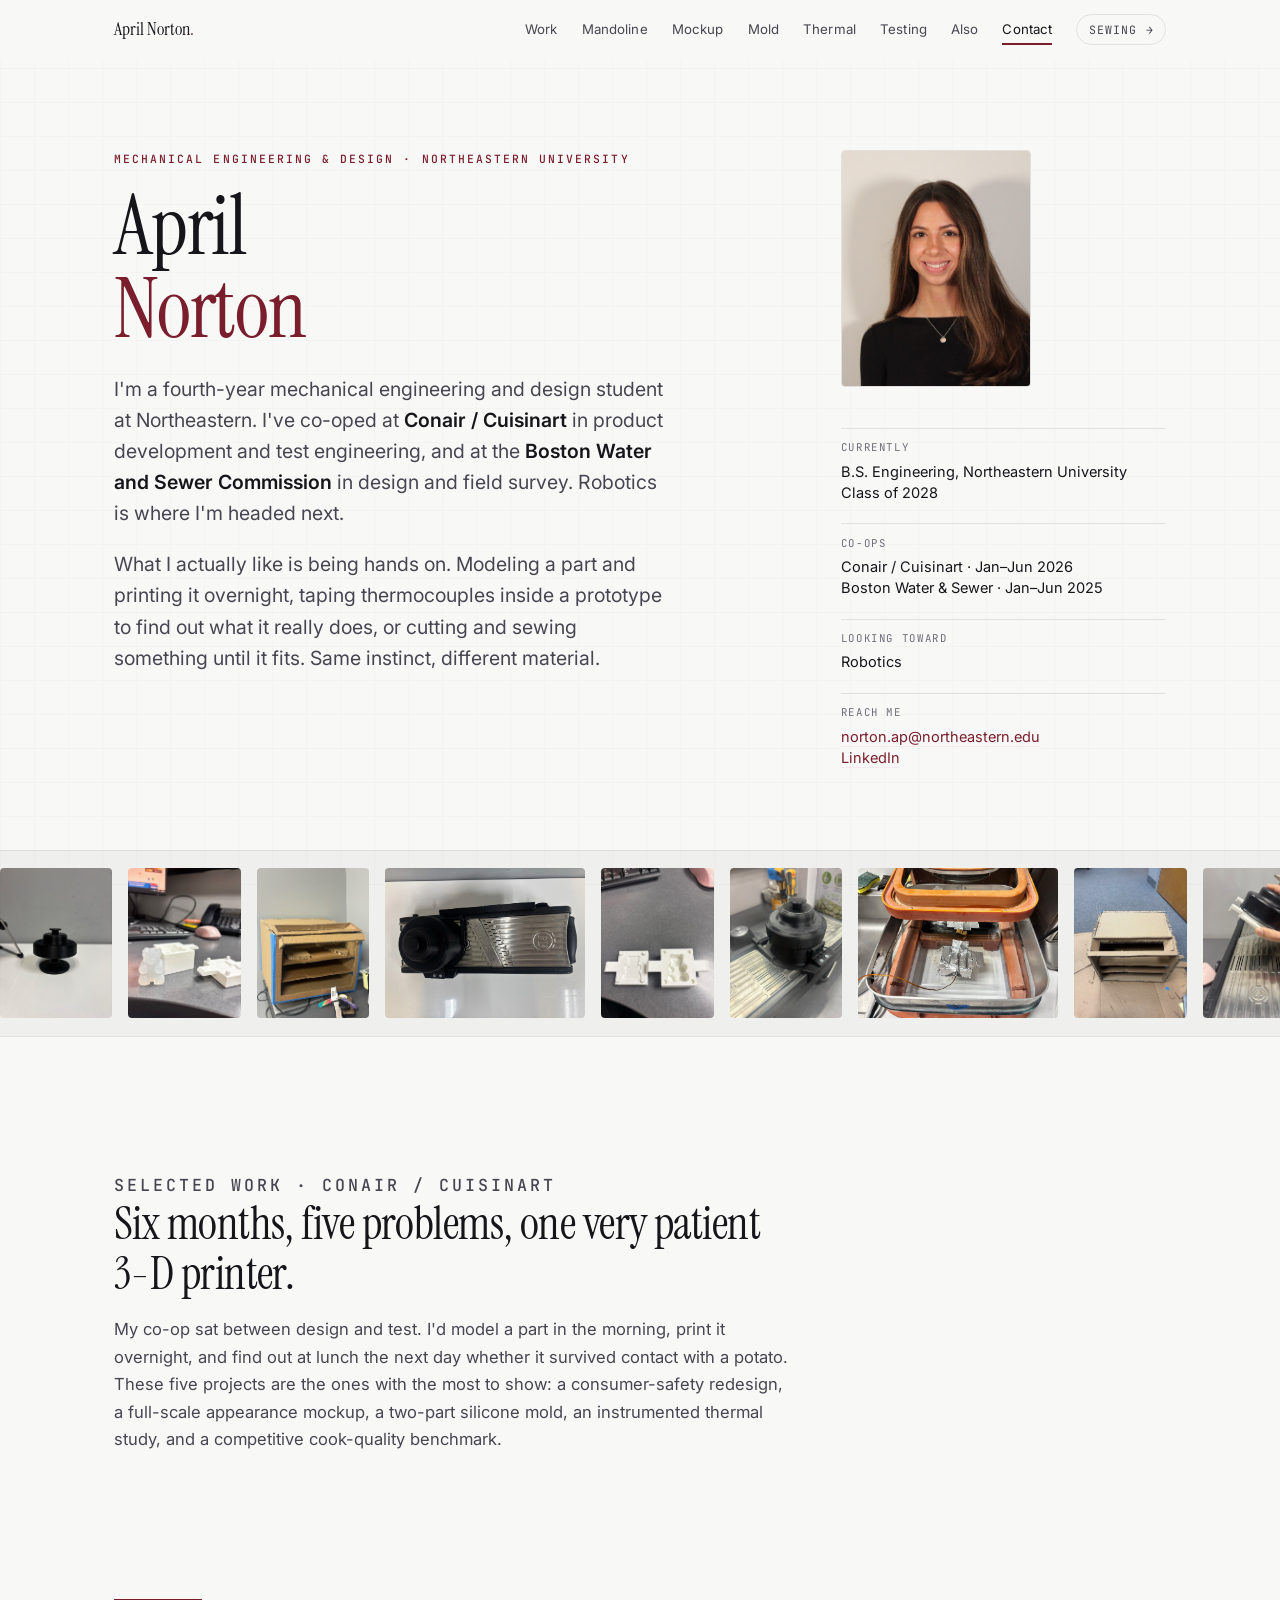
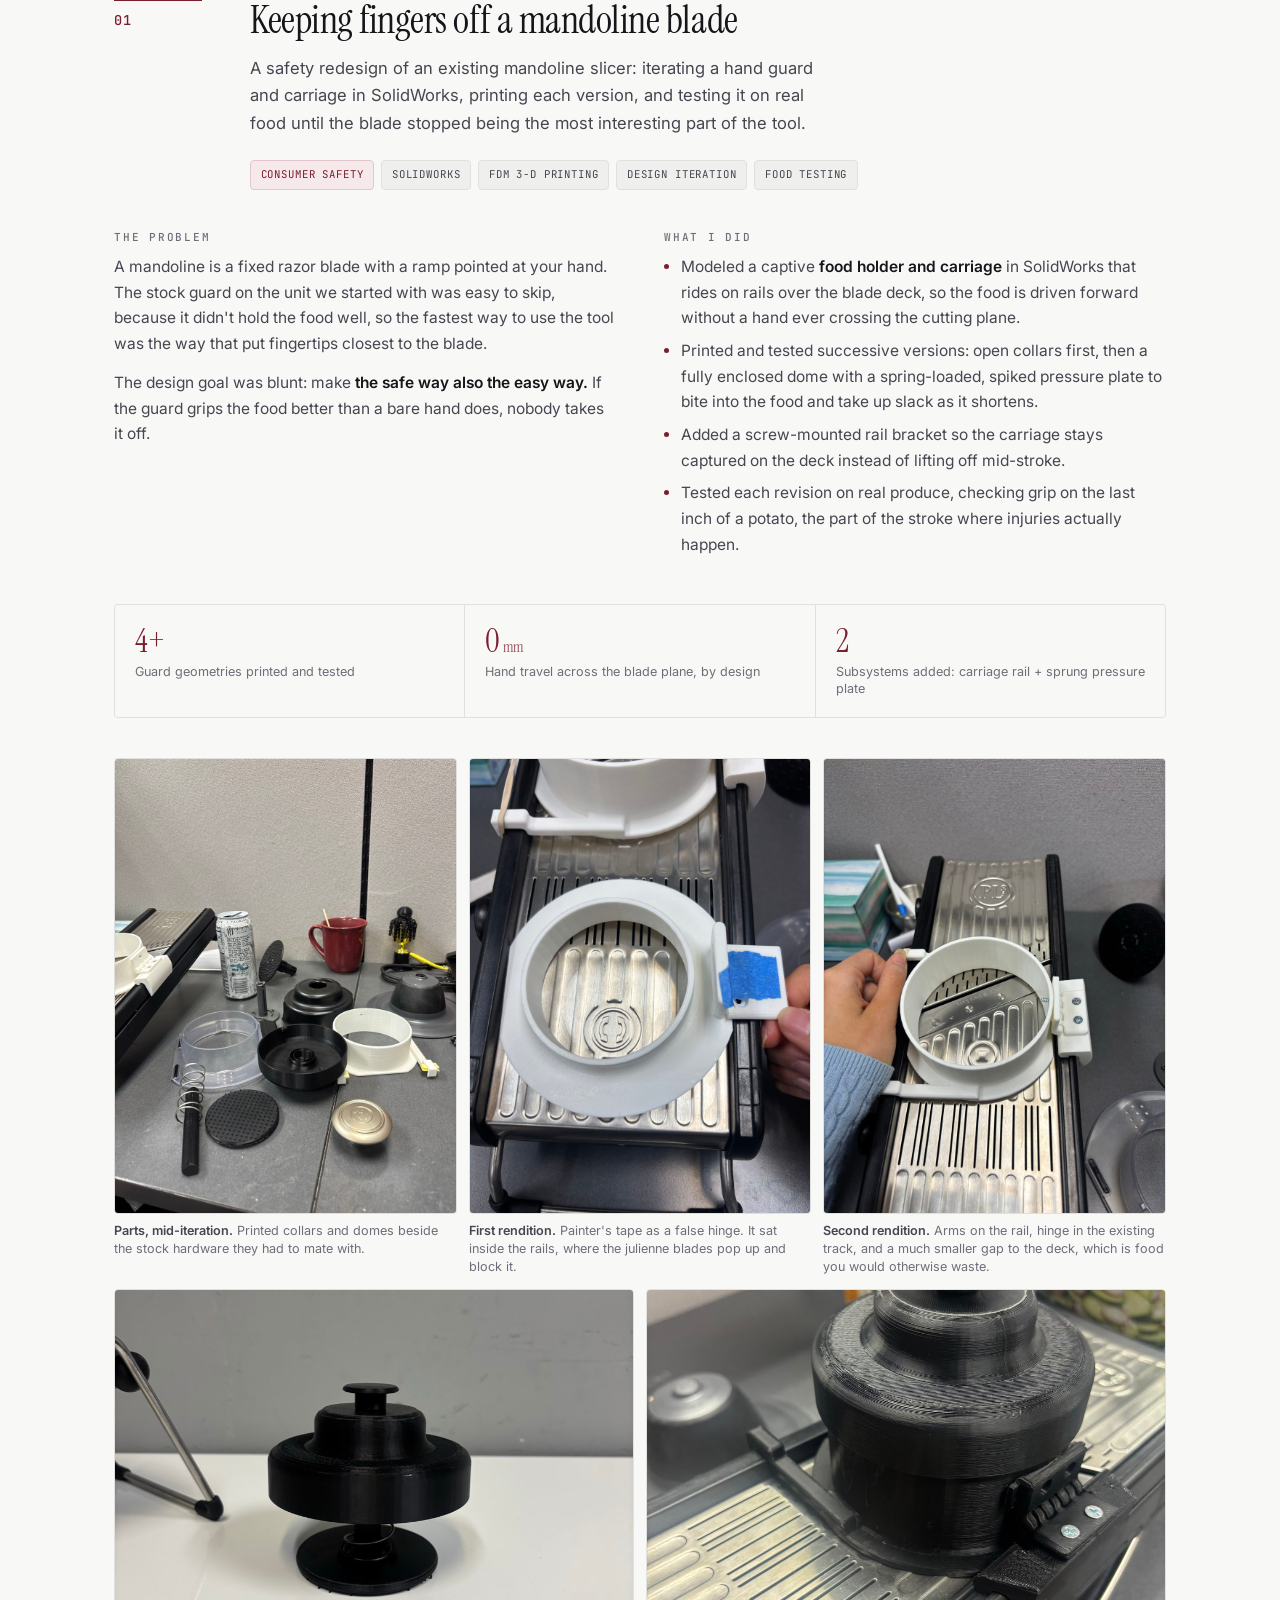
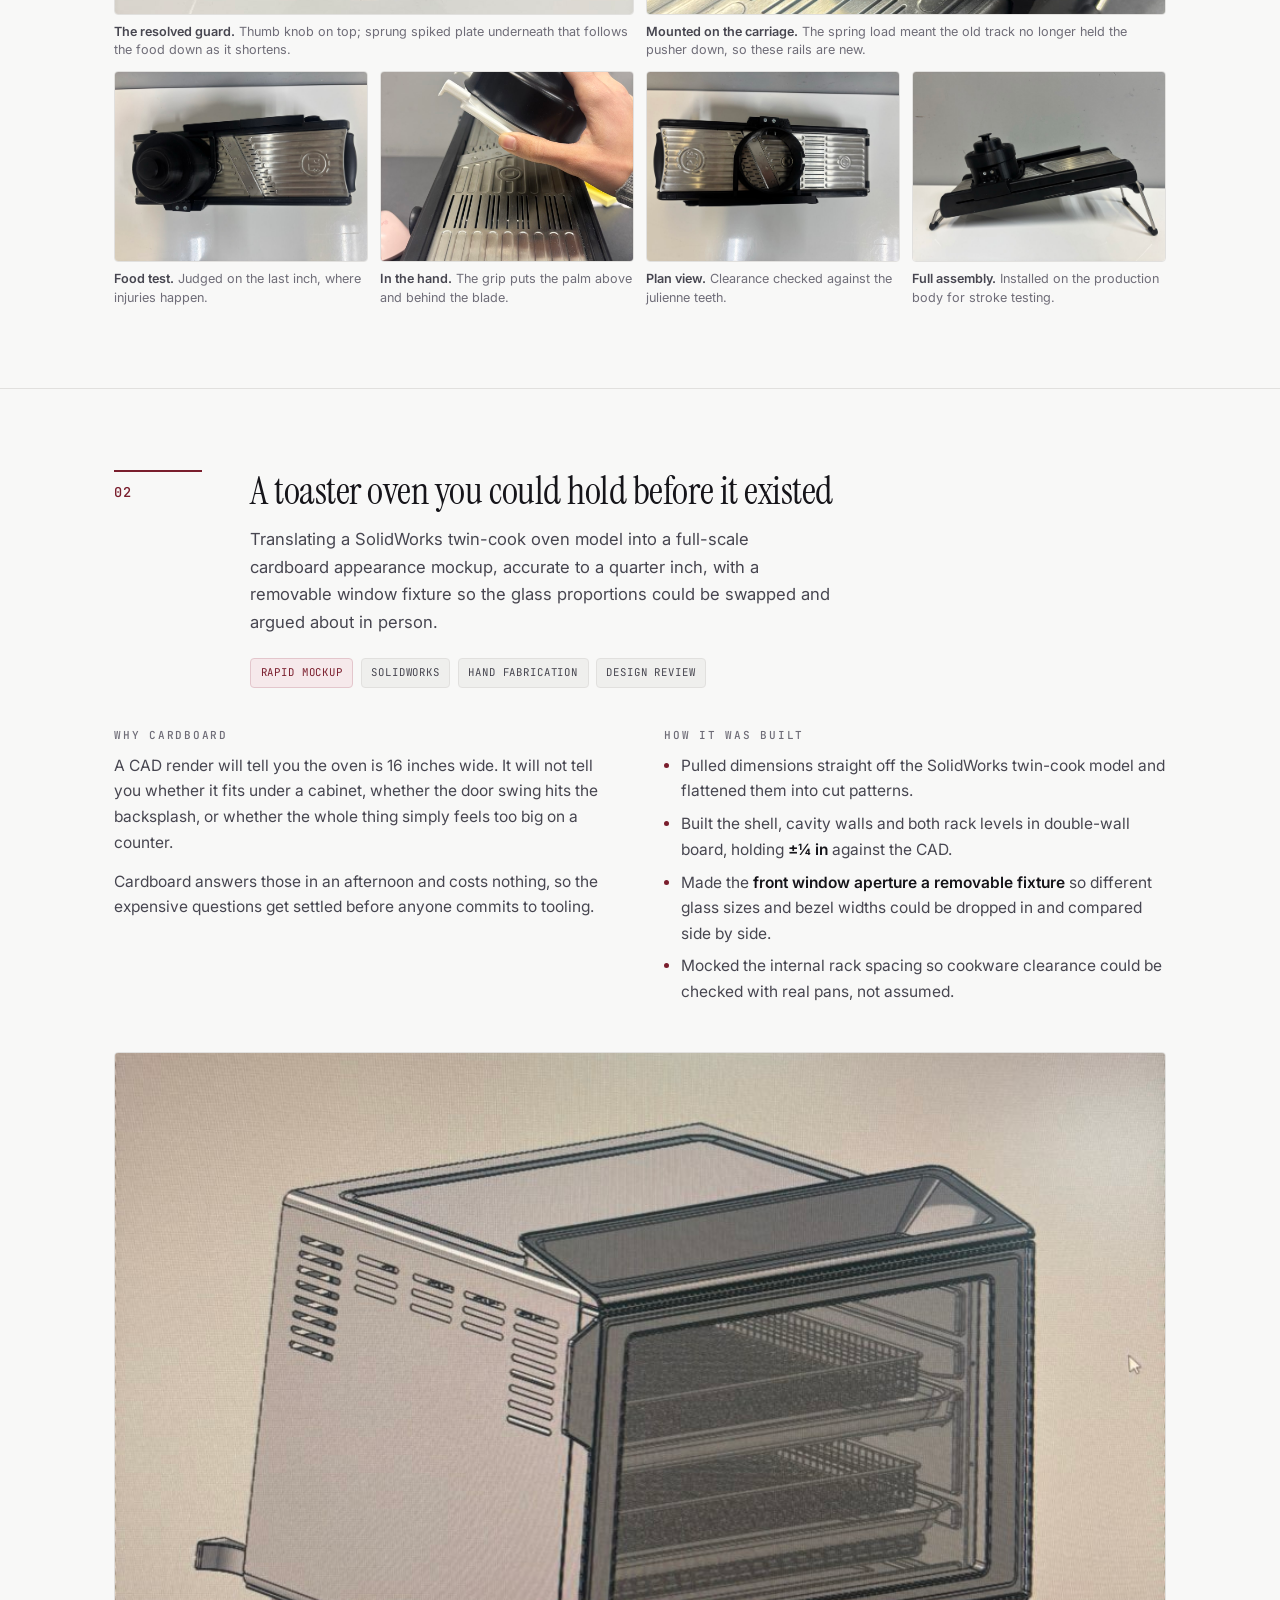
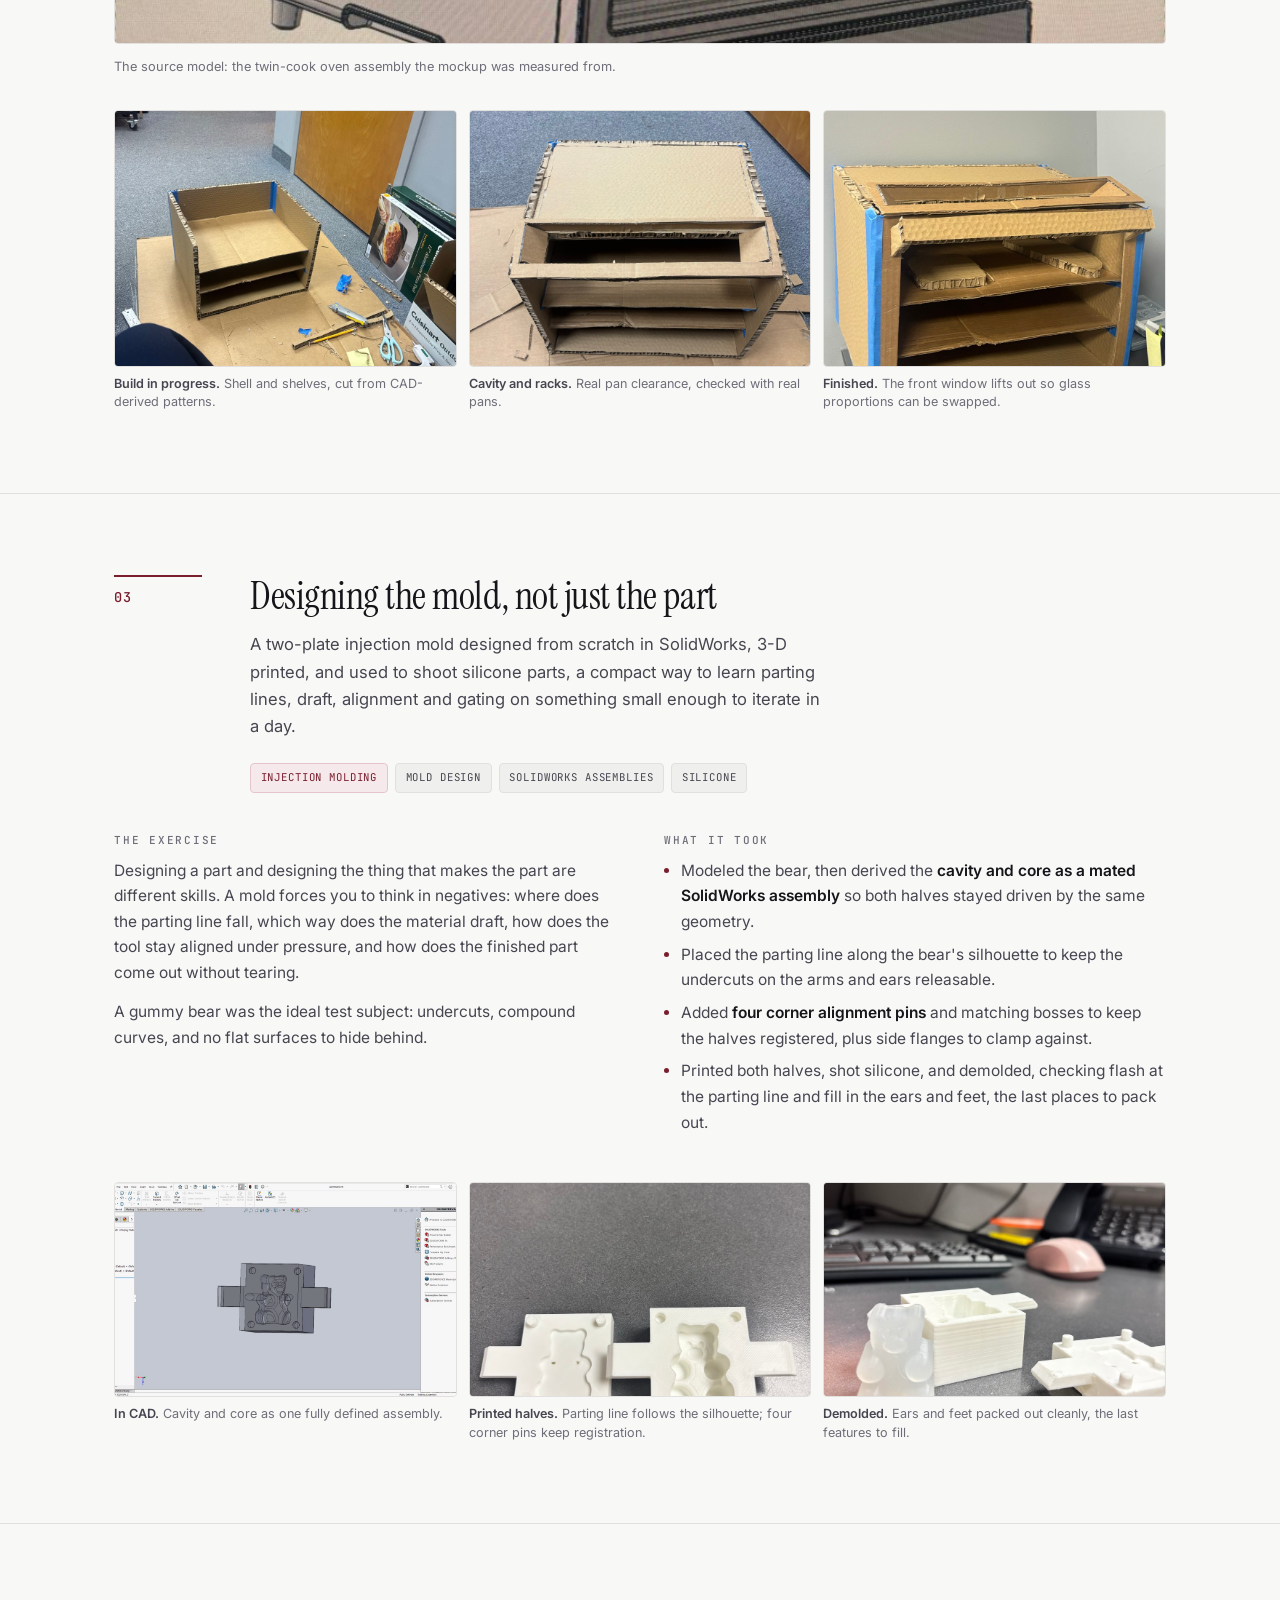
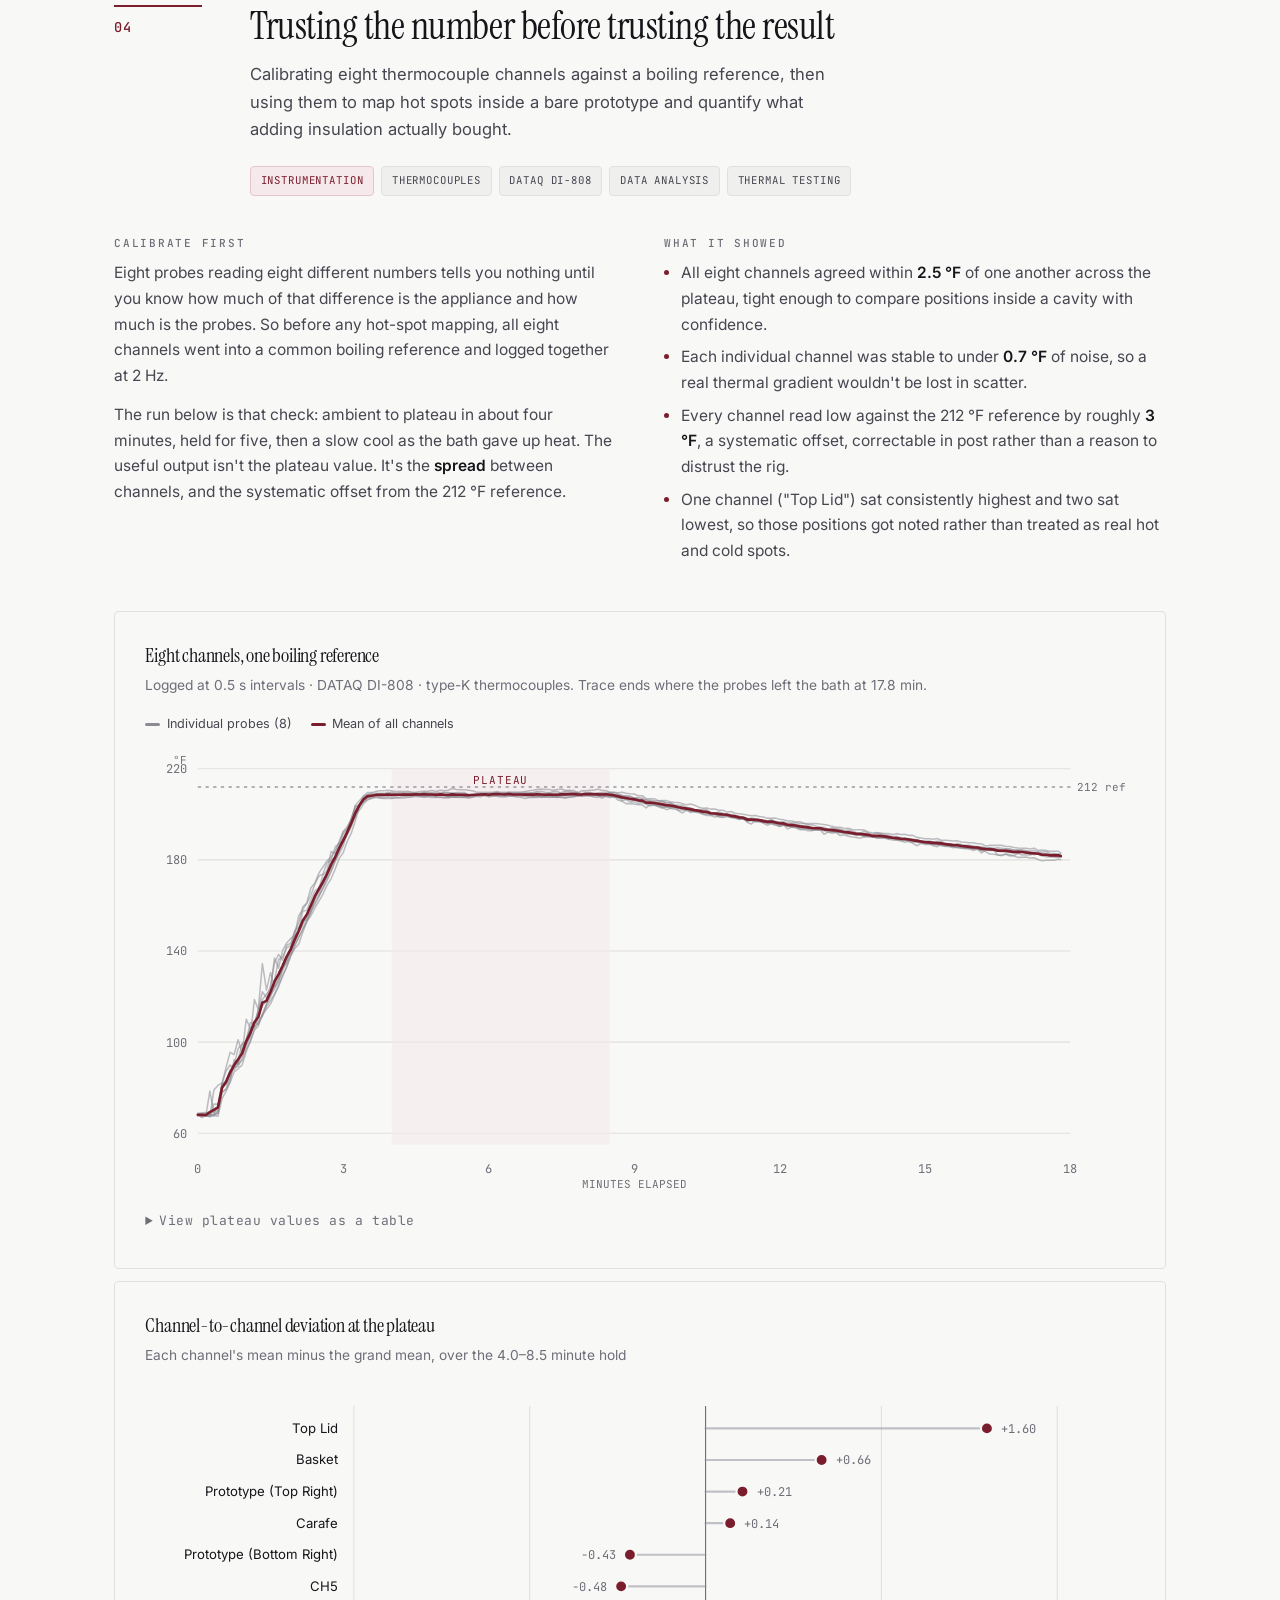
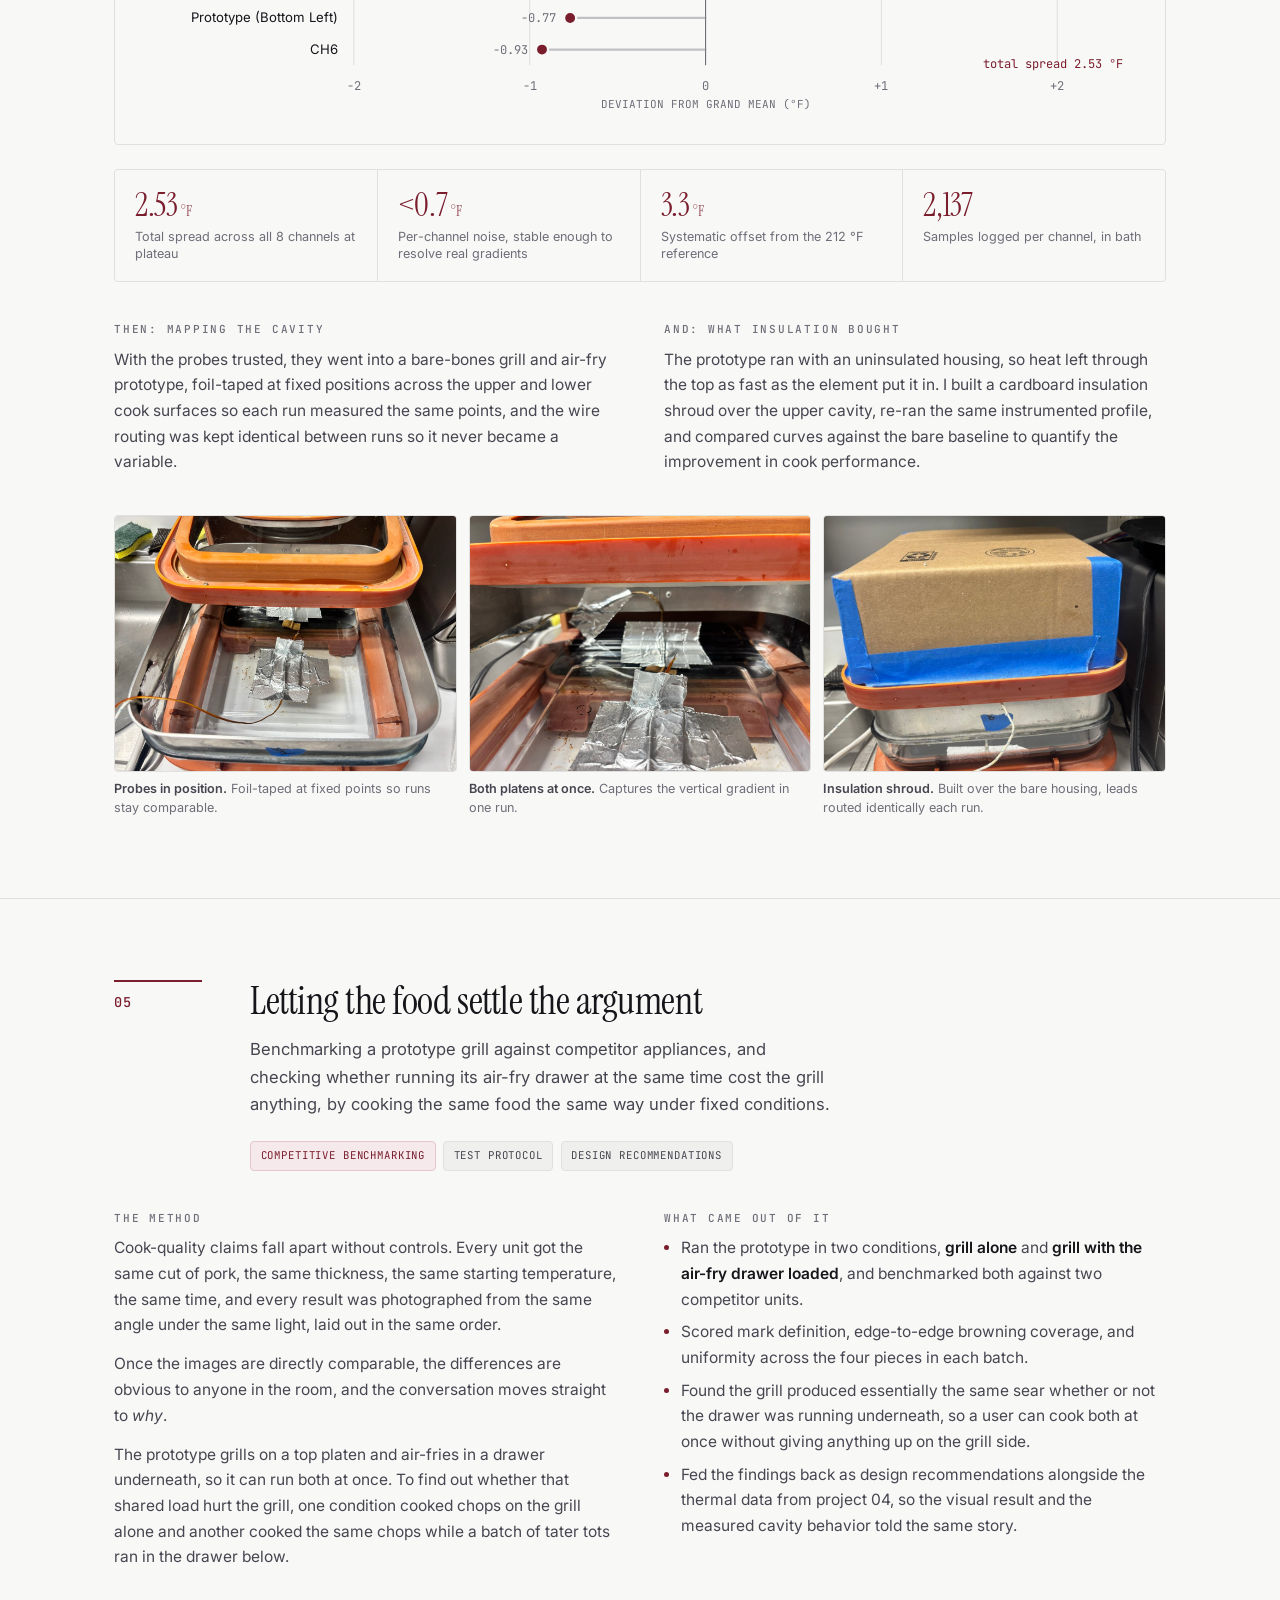
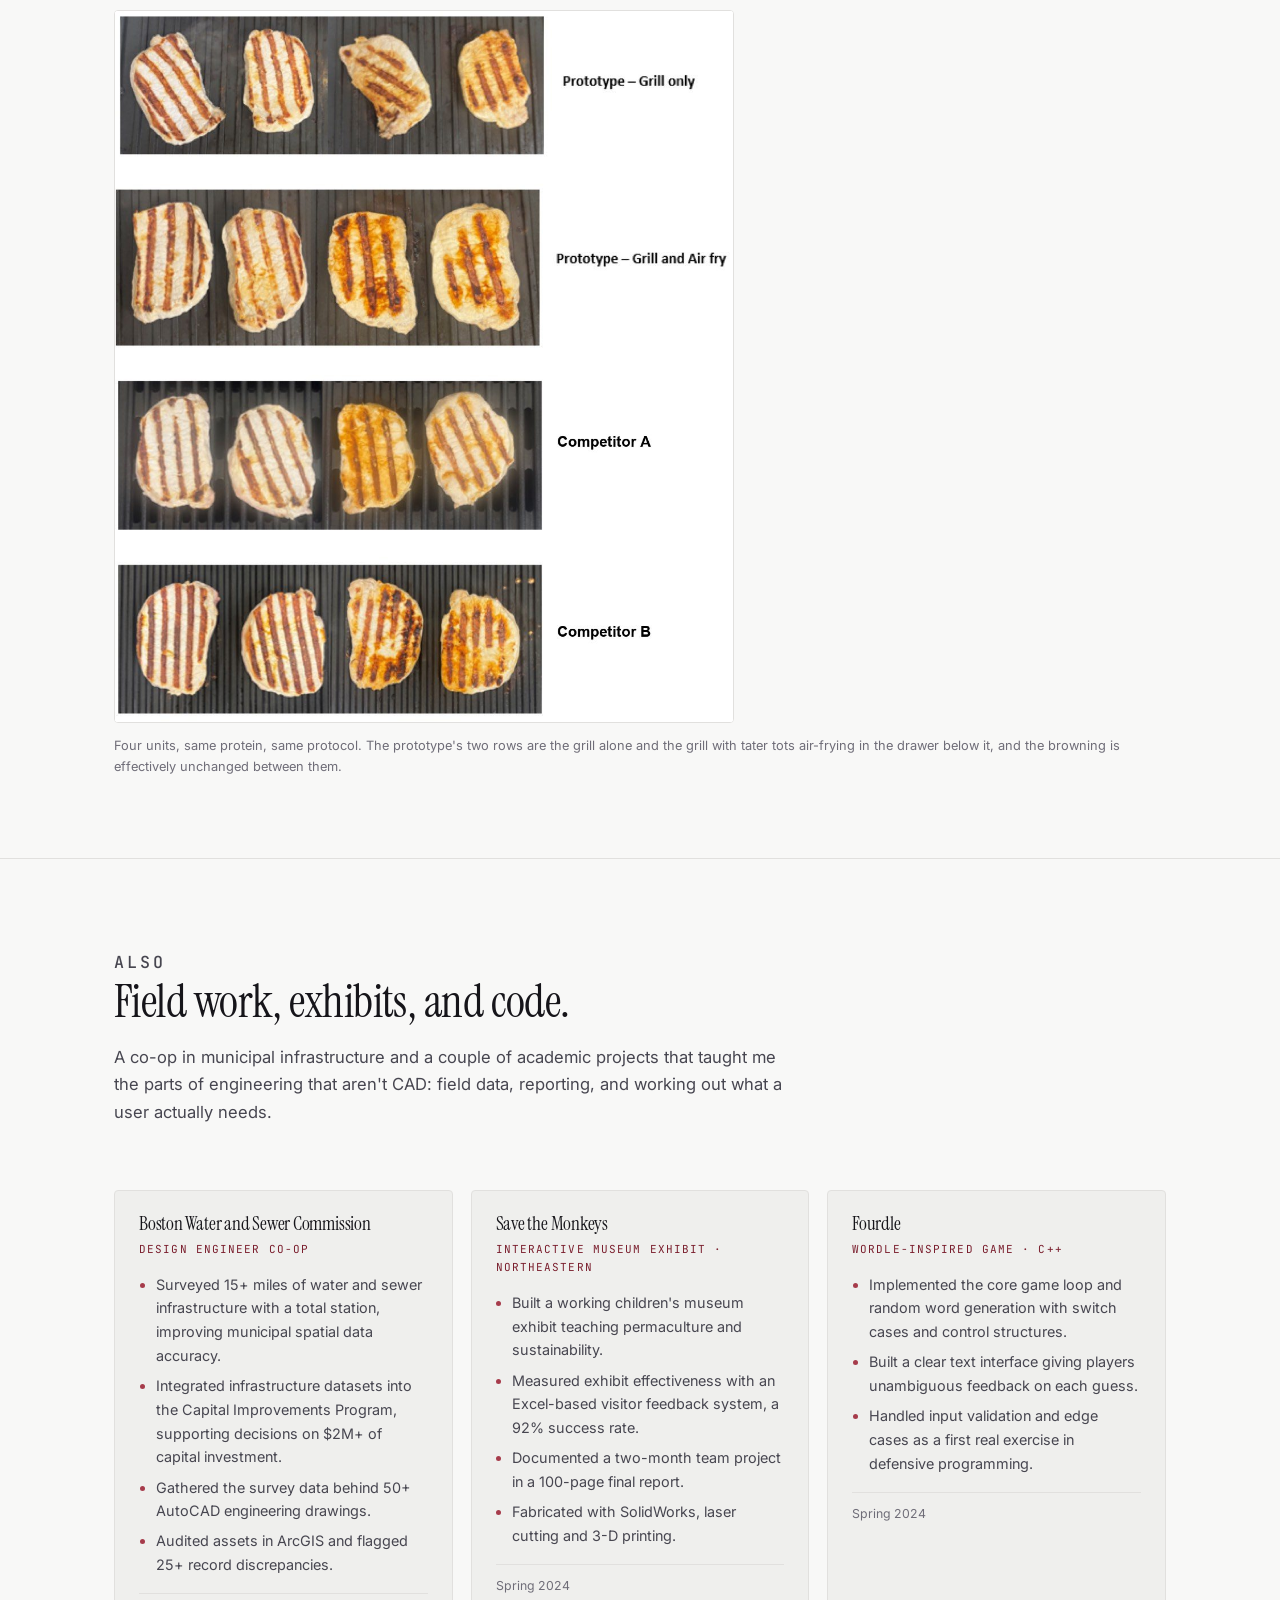
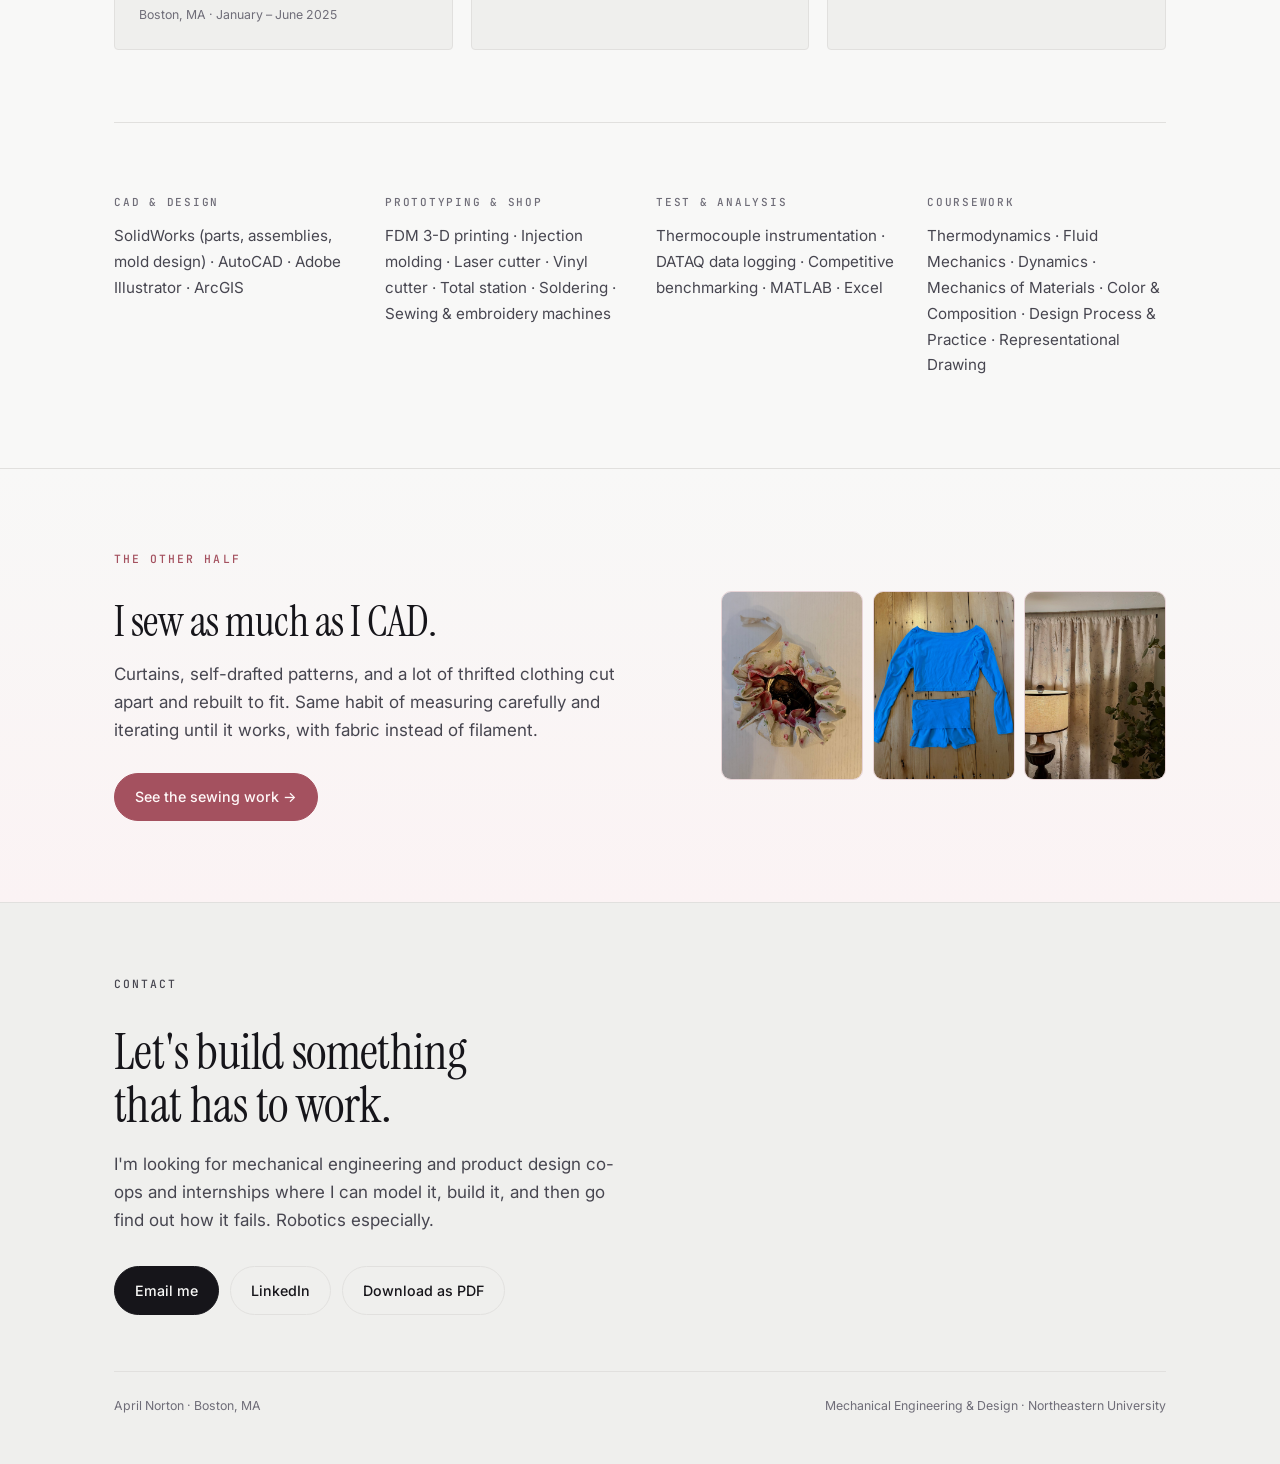
<file: index.html>
<!DOCTYPE html>
<html lang="en">
<head>
<meta charset="utf-8">
<meta name="viewport" content="width=device-width, initial-scale=1">
<title>April Norton, Mechanical Engineering &amp; Design</title>
<meta name="description" content="Portfolio of April Norton, mechanical engineering and design student at Northeastern University. Product development and test engineering co-op at Conair / Cuisinart.">
<meta name="author" content="April Norton">

<meta property="og:title" content="April Norton, Mechanical Engineering &amp; Design">
<meta property="og:description" content="Prototyping, product testing, and CAD work from a product development co-op at Conair / Cuisinart.">
<meta property="og:type" content="website">
<meta property="og:image" content="images/IMG_6750.jpg">

<link rel="preconnect" href="https://fonts.googleapis.com">
<link rel="preconnect" href="https://fonts.gstatic.com" crossorigin>
<link href="https://fonts.googleapis.com/css2?family=Instrument+Serif:ital@0;1&family=Inter:wght@400;500;600&family=JetBrains+Mono:wght@400;500&display=swap" rel="stylesheet">
<link rel="stylesheet" href="styles.css">
<script>
  /* Opt into the scroll-reveal styles only when JS is available, so the page
     is never left invisible if main.js fails. A safety timer un-hides anything
     the observer hasn't reached (direct #anchor landings, odd viewports). */
  document.documentElement.className += ' js';
  setTimeout(function () {
    document.querySelectorAll('.rv:not(.in)').forEach(function (n) { n.classList.add('in'); });
  }, 2500);
</script>
<link rel="icon" href="data:image/svg+xml,%3Csvg xmlns='http://www.w3.org/2000/svg' viewBox='0 0 100 100'%3E%3Crect width='100' height='100' rx='22' fill='%237A1E2D'/%3E%3Ctext x='50' y='72' font-family='Georgia,serif' font-size='60' fill='%23F8F8F7' text-anchor='middle'%3EA%3C/text%3E%3C/svg%3E">
</head>
<body>

<a class="skip" href="#main">Skip to content</a>

<nav class="nav" id="nav">
  <div class="nav-in">
    <a class="brand" href="#top">April Norton<span>.</span></a>
    <div class="nav-links">
      <a href="#work">Work</a>
      <a href="#mandoline">Mandoline</a>
      <a href="#mockup">Mockup</a>
      <a href="#mold">Mold</a>
      <a href="#thermal">Thermal</a>
      <a href="#testing">Testing</a>
      <a href="#about">Also</a>
      <a href="#contact">Contact</a>
      <a class="cross" href="sewing.html">Sewing &#8594;</a>
    </div>
  </div>
</nav>

<main id="main">

<!-- ============ HERO ============ -->
<header class="hero" id="top">
  <div class="wrap">
    <div class="hero-grid">
      <div>
        <p class="eyebrow">Mechanical Engineering &amp; Design · Northeastern University</p>
        <h1>April<br><em>Norton</em></h1>
        <p class="hero-lede">
          I'm a fourth-year mechanical engineering and design student at Northeastern.
          I've co-oped at <strong>Conair / Cuisinart</strong> in product development and
          test engineering, and at the <strong>Boston Water and Sewer Commission</strong>
          in design and field survey. Robotics is where I'm headed next.
        </p>
        <p class="hero-lede">
          What I actually like is being hands on. Modeling a part and printing it overnight,
          taping thermocouples inside a prototype to find out what it really does, or cutting
          and sewing something until it fits. Same instinct, different material.
        </p>
      </div>

      <div class="portrait-col">
        <div class="portrait">
          <img src="images/april.jpg" alt="April Norton">
        </div>

      <dl class="hero-meta">
        <div class="meta-row">
          <dt>Currently</dt>
          <dd>B.S. Engineering, Northeastern University<br>Class of 2028</dd>
        </div>
        <div class="meta-row">
          <dt>Co-ops</dt>
          <dd>Conair / Cuisinart · Jan–Jun 2026<br>Boston Water &amp; Sewer · Jan–Jun 2025</dd>
        </div>
        <div class="meta-row">
          <dt>Looking toward</dt>
          <dd>Robotics</dd>
        </div>
        <div class="meta-row">
          <dt>Reach me</dt>
          <dd>
            <a href="mailto:norton.ap@northeastern.edu">norton.ap@northeastern.edu</a><br>
            <a href="https://www.linkedin.com/in/aprilnorton05" target="_blank" rel="noopener">LinkedIn</a>
          </dd>
        </div>
      </dl>
      </div>
    </div>
  </div>

  <div class="strip" aria-hidden="true">
    <div class="strip-track" id="strip"></div>
  </div>
</header>

<!-- ============ WORK INTRO ============ -->
<section class="section" id="work" style="padding-bottom:0">
  <div class="wrap">
    <div class="section-head rv">
      <p class="eyebrow">Selected work · Conair / Cuisinart</p>
      <h2>Six months, five problems, one very patient 3-D printer.</h2>
      <p>
        My co-op sat between design and test. I'd model a part in the morning, print it
        overnight, and find out at lunch the next day whether it survived contact with a
        potato. These five projects are the ones with the most to show: a consumer-safety
        redesign, a full-scale appearance mockup, a two-part silicone mold, an instrumented
        thermal study, and a competitive cook-quality benchmark.
      </p>
    </div>
  </div>
</section>

<!-- ============ 01 MANDOLINE ============ -->
<article class="project" id="mandoline">
  <div class="wrap">
    <div class="p-head rv">
      <div class="p-num">01</div>
      <div>
        <h3 class="p-title">Keeping fingers off a mandoline blade</h3>
        <p class="p-sub">
          A safety redesign of an existing mandoline slicer: iterating a hand guard
          and carriage in SolidWorks, printing each version, and testing it on real food
          until the blade stopped being the most interesting part of the tool.
        </p>
        <div class="tags">
          <span class="tag hot">Consumer safety</span>
          <span class="tag">SolidWorks</span>
          <span class="tag">FDM 3-D printing</span>
          <span class="tag">Design iteration</span>
          <span class="tag">Food testing</span>
        </div>
      </div>
    </div>

    <div class="p-body rv">
      <div class="block">
        <h4>The problem</h4>
        <p>
          A mandoline is a fixed razor blade with a ramp pointed at your hand. The stock
          guard on the unit we started with was easy to skip, because it didn't hold the food
          well, so the fastest way to use the tool was the way that put fingertips closest
          to the blade.
        </p>
        <p>
          The design goal was blunt: make <strong>the safe way also the easy way.</strong>
          If the guard grips the food better than a bare hand does, nobody takes it off.
        </p>
      </div>
      <div class="block">
        <h4>What I did</h4>
        <ul>
          <li>Modeled a captive <strong>food holder and carriage</strong> in SolidWorks that rides on rails over the blade deck, so the food is driven forward without a hand ever crossing the cutting plane.</li>
          <li>Printed and tested successive versions: open collars first, then a fully enclosed dome with a spring-loaded, spiked pressure plate to bite into the food and take up slack as it shortens.</li>
          <li>Added a screw-mounted rail bracket so the carriage stays captured on the deck instead of lifting off mid-stroke.</li>
          <li>Tested each revision on real produce, checking grip on the last inch of a potato, the part of the stroke where injuries actually happen.</li>
        </ul>
      </div>
    </div>

    <div class="stats rv">
      <div class="stat"><div class="stat-v">4+</div><div class="stat-l">Guard geometries printed and tested</div></div>
      <div class="stat"><div class="stat-v">0<small> mm</small></div><div class="stat-l">Hand travel across the blade plane, by design</div></div>
      <div class="stat"><div class="stat-v">2</div><div class="stat-l">Subsystems added: carriage rail + sprung pressure plate</div></div>
    </div>

    <div class="gal gal-3 rv">
      <figure class="shot tall">
        <button data-full="images/IMG_6643.jpg" data-cap="<b>Parts, mid-iteration.</b> Printed collars and domes alongside the stock components: clear guard, spring, spiked plate, and the stainless knob they had to work with.">
          <img src="images/IMG_6643.jpg" alt="A workbench spread of 3-D printed guard parts, a spring, a spiked plate and a stainless knob beside a mandoline." loading="lazy">
        </button>
        <figcaption><b>Parts, mid-iteration.</b> Printed collars and domes beside the stock hardware they had to mate with.</figcaption>
      </figure>
      <figure class="shot tall">
        <button data-full="images/IMG_6644.jpg" data-cap="<b>First rendition.</b> The collar sat down inside the mandoline's own rails, with painter's tape standing in as a false hinge so I could test the motion before printing a real one. It did not survive the julienne blades: when those pop up they block this path completely, so the geometry got redone from scratch.">
          <img src="images/IMG_6644.jpg" alt="A white printed collar on the mandoline deck with a small tab covered in blue painter's tape acting as a temporary hinge." loading="lazy">
        </button>
        <figcaption><b>First rendition.</b> Painter's tape as a false hinge. It sat inside the rails, where the julienne blades pop up and block it.</figcaption>
      </figure>
      <figure class="shot tall">
        <button data-full="images/IMG_6646.jpg" data-cap="<b>Second rendition.</b> Arms along one side to ride the rail, and a hinge on the other to run in the track already built into the mandoline. This one sat very close to the deck, which was the point: the gap between guard and deck is food you end up throwing away. There was another revision between these two that I did not photograph.">
          <img src="images/IMG_6646.jpg" alt="A white printed ring on the mandoline deck with a screwed bracket on one side, held by hand." loading="lazy">
        </button>
        <figcaption><b>Second rendition.</b> Arms on the rail, hinge in the existing track, and a much smaller gap to the deck, which is food you would otherwise waste.</figcaption>
      </figure>
    </div>

    <div class="gal gal-2 rv" style="margin-top:.75rem">
      <figure class="shot wide">
        <button data-full="images/IMG_6750.jpg" data-cap="<b>The resolved guard, off the tool.</b> Enclosed dome, thumb knob on top, and a sprung spiked plate underneath that pushes the food down onto the deck as it gets shorter. The spring itself came off a pusher from a different mandoline.">
          <img src="images/IMG_6750.jpg" alt="The finished black 3-D printed dome guard standing alone, showing the knob on top and the sprung spiked plate beneath." loading="lazy">
        </button>
        <figcaption><b>The resolved guard.</b> Thumb knob on top; sprung spiked plate underneath that follows the food down as it shortens.</figcaption>
      </figure>
      <figure class="shot wide">
        <button data-full="images/IMG_6697.jpg" data-cap="<b>Mounted on the carriage.</b> Once the pusher was spring loaded, the original track could no longer hold it down against the spring force, so I designed new rails and screwed them onto the deck.">
          <img src="images/IMG_6697.jpg" alt="The black dome guard mounted on a printed rail bracket screwed onto the mandoline deck." loading="lazy">
        </button>
        <figcaption><b>Mounted on the carriage.</b> The spring load meant the old track no longer held the pusher down, so these rails are new.</figcaption>
      </figure>
    </div>

    <div class="gal gal-4 rv" style="margin-top:.75rem">
      <figure class="shot">
        <button data-full="images/IMG_6753.jpg" data-cap="<b>Food test.</b> A potato loaded in the guard. The last inch of a vegetable is where mandoline injuries happen, so that's the part of the stroke each revision was judged on.">
          <img src="images/IMG_6753.jpg" alt="A potato held inside the black printed guard ring on the mandoline blade deck." loading="lazy">
        </button>
        <figcaption><b>Food test.</b> Judged on the last inch, where injuries happen.</figcaption>
      </figure>
      <figure class="shot">
        <button data-full="images/IMG_6579.jpg" data-cap="<b>In the hand.</b> Checking that the knob lands naturally under a palm and that the grip forces the hand to stay above and behind the blade.">
          <img src="images/IMG_6579.jpg" alt="A hand gripping the black dome guard above the mandoline blade deck." loading="lazy">
        </button>
        <figcaption><b>In the hand.</b> The grip puts the palm above and behind the blade.</figcaption>
      </figure>
      <figure class="shot">
        <button data-full="images/IMG_6748.jpg" data-cap="<b>Plan view.</b> The guard centred on the blade aperture, showing clearance to the julienne teeth on both sides.">
          <img src="images/IMG_6748.jpg" alt="Top-down view of the mandoline with the printed guard ring centred over the blade." loading="lazy">
        </button>
        <figcaption><b>Plan view.</b> Clearance checked against the julienne teeth.</figcaption>
      </figure>
      <figure class="shot">
        <button data-full="images/IMG_6752.jpg" data-cap="<b>Full assembly.</b> Guard, carriage and rail bracket installed on the production mandoline body for handling and stroke testing.">
          <img src="images/IMG_6752.jpg" alt="Side view of the complete mandoline with the printed guard assembly mounted at one end." loading="lazy">
        </button>
        <figcaption><b>Full assembly.</b> Installed on the production body for stroke testing.</figcaption>
      </figure>
    </div>
  </div>
</article>

<!-- ============ 02 MOCKUP ============ -->
<article class="project" id="mockup">
  <div class="wrap">
    <div class="p-head rv">
      <div class="p-num">02</div>
      <div>
        <h3 class="p-title">A toaster oven you could hold before it existed</h3>
        <p class="p-sub">
          Translating a SolidWorks twin-cook oven model into a full-scale cardboard
          appearance mockup, accurate to a quarter inch, with a removable window
          fixture so the glass proportions could be swapped and argued about in person.
        </p>
        <div class="tags">
          <span class="tag hot">Rapid mockup</span>
          <span class="tag">SolidWorks</span>
          <span class="tag">Hand fabrication</span>
          <span class="tag">Design review</span>
        </div>
      </div>
    </div>

    <div class="p-body rv">
      <div class="block">
        <h4>Why cardboard</h4>
        <p>
          A CAD render will tell you the oven is 16 inches wide. It will not tell you
          whether it fits under a cabinet, whether the door swing hits the backsplash, or
          whether the whole thing simply feels too big on a counter.
        </p>
        <p>
          Cardboard answers those in an afternoon and costs nothing, so the expensive
          questions get settled before anyone commits to tooling.
        </p>
      </div>
      <div class="block">
        <h4>How it was built</h4>
        <ul>
          <li>Pulled dimensions straight off the SolidWorks twin-cook model and flattened them into cut patterns.</li>
          <li>Built the shell, cavity walls and both rack levels in double-wall board, holding <strong>±¼ in</strong> against the CAD.</li>
          <li>Made the <strong>front window aperture a removable fixture</strong> so different glass sizes and bezel widths could be dropped in and compared side by side.</li>
          <li>Mocked the internal rack spacing so cookware clearance could be checked with real pans, not assumed.</li>
        </ul>
      </div>
    </div>

    <div class="feature rv">
      <img src="images/IMG_6738.jpg" alt="A monitor showing the SolidWorks twin-cook toaster oven assembly in a clear-view render with racks visible through the door." loading="lazy">
    </div>
    <p style="font-size:.8rem;color:var(--ink-3);margin:0 0 2rem;">The source model: the twin-cook oven assembly the mockup was measured from.</p>

    <div class="gal gal-3 rv">
      <figure class="shot">
        <button data-full="images/IMG_6702.jpg" data-cap="<b>Build in progress.</b> Shell and rack shelves going together on the floor. Cut patterns derived directly from the CAD dimensions.">
          <img src="images/IMG_6702.jpg" alt="A partially assembled cardboard oven shell with two shelves, surrounded by cutting tools on the floor." loading="lazy">
        </button>
        <figcaption><b>Build in progress.</b> Shell and shelves, cut from CAD-derived patterns.</figcaption>
      </figure>
      <figure class="shot">
        <button data-full="images/IMG_6737.jpg" data-cap="<b>Cavity and racks.</b> Both rack levels in place with the top panel fitted, so pan clearance could be checked with real cookware.">
          <img src="images/IMG_6737.jpg" alt="The cardboard oven mockup viewed from above showing the top panel and two internal rack levels." loading="lazy">
        </button>
        <figcaption><b>Cavity and racks.</b> Real pan clearance, checked with real pans.</figcaption>
      </figure>
      <figure class="shot">
        <button data-full="images/IMG_6819.jpg" data-cap="<b>Finished mockup.</b> The removable window fixture sits in the front face. Lift it out and a different glass proportion drops straight in.">
          <img src="images/IMG_6819.jpg" alt="The completed cardboard toaster oven mockup with taped edges, an open front aperture and internal racks." loading="lazy">
        </button>
        <figcaption><b>Finished.</b> The front window lifts out so glass proportions can be swapped.</figcaption>
      </figure>
    </div>
  </div>
</article>

<!-- ============ 03 MOLD ============ -->
<article class="project" id="mold">
  <div class="wrap">
    <div class="p-head rv">
      <div class="p-num">03</div>
      <div>
        <h3 class="p-title">Designing the mold, not just the part</h3>
        <p class="p-sub">
          A two-plate injection mold designed from scratch in SolidWorks, 3-D printed,
          and used to shoot silicone parts, a compact way to learn parting lines,
          draft, alignment and gating on something small enough to iterate in a day.
        </p>
        <div class="tags">
          <span class="tag hot">Injection molding</span>
          <span class="tag">Mold design</span>
          <span class="tag">SolidWorks assemblies</span>
          <span class="tag">Silicone</span>
        </div>
      </div>
    </div>

    <div class="p-body rv">
      <div class="block">
        <h4>The exercise</h4>
        <p>
          Designing a part and designing the thing that makes the part are different
          skills. A mold forces you to think in negatives: where does the parting line
          fall, which way does the material draft, how does the tool stay aligned under
          pressure, and how does the finished part come out without tearing.
        </p>
        <p>
          A gummy bear was the ideal test subject: undercuts, compound curves, and no
          flat surfaces to hide behind.
        </p>
      </div>
      <div class="block">
        <h4>What it took</h4>
        <ul>
          <li>Modeled the bear, then derived the <strong>cavity and core as a mated SolidWorks assembly</strong> so both halves stayed driven by the same geometry.</li>
          <li>Placed the parting line along the bear's silhouette to keep the undercuts on the arms and ears releasable.</li>
          <li>Added <strong>four corner alignment pins</strong> and matching bosses to keep the halves registered, plus side flanges to clamp against.</li>
          <li>Printed both halves, shot silicone, and demolded, checking flash at the parting line and fill in the ears and feet, the last places to pack out.</li>
        </ul>
      </div>
    </div>

    <div class="gal gal-3 rv">
      <figure class="shot wide">
        <button data-full="images/gummy-cad.jpg" data-cap="<b>The assembly in SolidWorks.</b> Cavity and core mated together and fully defined, with the alignment pins and clamping flanges modeled in.">
          <img src="images/gummy-cad.jpg" alt="A SolidWorks window showing the gummy bear mold assembly with cavity, core, alignment pins and side flanges." loading="lazy">
        </button>
        <figcaption><b>In CAD.</b> Cavity and core as one fully defined assembly.</figcaption>
      </figure>
      <figure class="shot wide">
        <button data-full="images/IMG_7368.jpg" data-cap="<b>Printed halves.</b> The shallow cavity side and the deep core side, showing the parting line running around the bear's silhouette and the four corner alignment pins.">
          <img src="images/IMG_7368.jpg" alt="Two white 3-D printed mold halves side by side, one shallow and one deep, each with a gummy bear cavity and corner pins." loading="lazy">
        </button>
        <figcaption><b>Printed halves.</b> Parting line follows the silhouette; four corner pins keep registration.</figcaption>
      </figure>
      <figure class="shot wide">
        <button data-full="images/IMG_7394.jpg" data-cap="<b>Demolded.</b> The finished translucent silicone bear next to the open tool. Ears and feet filled cleanly, which are the last features to pack out.">
          <img src="images/IMG_7394.jpg" alt="A translucent silicone gummy bear standing beside the opened 3-D printed mold halves on a desk." loading="lazy">
        </button>
        <figcaption><b>Demolded.</b> Ears and feet packed out cleanly, the last features to fill.</figcaption>
      </figure>
    </div>
  </div>
</article>

<!-- ============ 04 THERMAL ============ -->
<article class="project" id="thermal">
  <div class="wrap">
    <div class="p-head rv">
      <div class="p-num">04</div>
      <div>
        <h3 class="p-title">Trusting the number before trusting the result</h3>
        <p class="p-sub">
          Calibrating eight thermocouple channels against a boiling reference, then using
          them to map hot spots inside a bare prototype and quantify what adding
          insulation actually bought.
        </p>
        <div class="tags">
          <span class="tag hot">Instrumentation</span>
          <span class="tag">Thermocouples</span>
          <span class="tag">DATAQ DI-808</span>
          <span class="tag">Data analysis</span>
          <span class="tag">Thermal testing</span>
        </div>
      </div>
    </div>

    <div class="p-body rv">
      <div class="block">
        <h4>Calibrate first</h4>
        <p>
          Eight probes reading eight different numbers tells you nothing until you know
          how much of that difference is the appliance and how much is the probes. So
          before any hot-spot mapping, all eight channels went into a common boiling
          reference and logged together at 2 Hz.
        </p>
        <p>
          The run below is that check: ambient to plateau in about four minutes, held for
          five, then a slow cool as the bath gave up heat. The useful output isn't the
          plateau value. It's the <strong>spread</strong> between channels, and the
          systematic offset from the 212 °F reference.
        </p>
      </div>
      <div class="block">
        <h4>What it showed</h4>
        <ul>
          <li>All eight channels agreed within <strong>2.5 °F</strong> of one another across the plateau, tight enough to compare positions inside a cavity with confidence.</li>
          <li>Each individual channel was stable to under <strong>0.7 °F</strong> of noise, so a real thermal gradient wouldn't be lost in scatter.</li>
          <li>Every channel read low against the 212 °F reference by roughly <strong>3 °F</strong>, a systematic offset, correctable in post rather than a reason to distrust the rig.</li>
          <li>One channel ("Top Lid") sat consistently highest and two sat lowest, so those positions got noted rather than treated as real hot and cold spots.</li>
        </ul>
      </div>
    </div>

    <!-- chart 1 -->
    <div class="chart-card rv">
      <div class="chart-head">
        <h4>Eight channels, one boiling reference</h4>
        <p>Logged at 0.5&nbsp;s intervals · DATAQ DI-808 · type-K thermocouples. Trace ends where the probes left the bath at 17.8&nbsp;min.</p>
      </div>
      <div class="legend">
        <span><i class="swatch" style="background:var(--steel)"></i> Individual probes (8)</span>
        <span><i class="swatch" style="background:var(--accent);height:3px"></i> Mean of all channels</span>
      </div>
      <div class="chart-wrap">
        <svg id="chartLines" viewBox="0 0 900 400" role="img"
             aria-label="Line chart of eight thermocouple channels heating from about 68 degrees Fahrenheit to a plateau near 209 degrees over four minutes, holding together for five minutes, then cooling. All eight traces overlap closely throughout."></svg>
        <div class="tt" id="tt1"></div>
      </div>
      <details class="tableview">
        <summary>View plateau values as a table</summary>
        <table id="tbl1"><thead><tr><th>Channel</th><th>Plateau mean (°F)</th><th>Deviation (°F)</th><th>Std. dev (°F)</th></tr></thead><tbody></tbody></table>
      </details>
    </div>

    <!-- chart 2 -->
    <div class="chart-card rv">
      <div class="chart-head">
        <h4>Channel-to-channel deviation at the plateau</h4>
        <p>Each channel's mean minus the grand mean, over the 4.0–8.5 minute hold</p>
      </div>
      <div class="chart-wrap">
        <svg id="chartDev" viewBox="0 0 900 300" role="img"
             aria-label="Dot plot showing each of eight thermocouple channels deviating from the grand mean by between negative 0.93 and positive 1.6 degrees Fahrenheit, a total spread of 2.53 degrees."></svg>
        <div class="tt" id="tt2"></div>
      </div>
    </div>

    <div class="stats rv" style="margin-top:1.5rem">
      <div class="stat"><div class="stat-v">2.53<small> °F</small></div><div class="stat-l">Total spread across all 8 channels at plateau</div></div>
      <div class="stat"><div class="stat-v">&lt;0.7<small> °F</small></div><div class="stat-l">Per-channel noise, stable enough to resolve real gradients</div></div>
      <div class="stat"><div class="stat-v">3.3<small> °F</small></div><div class="stat-l">Systematic offset from the 212 °F reference</div></div>
      <div class="stat"><div class="stat-v">2,137</div><div class="stat-l">Samples logged per channel, in bath</div></div>
    </div>

    <div class="p-body rv" style="margin-top:2.5rem">
      <div class="block">
        <h4>Then: mapping the cavity</h4>
        <p>
          With the probes trusted, they went into a bare-bones grill and air-fry
          prototype, foil-taped at fixed positions across the upper and lower cook
          surfaces so each run measured the same points, and the wire routing was kept
          identical between runs so it never became a variable.
        </p>
      </div>
      <div class="block">
        <h4>And: what insulation bought</h4>
        <p>
          The prototype ran with an uninsulated housing, so heat left through the top as
          fast as the element put it in. I built a cardboard insulation shroud over the
          upper cavity, re-ran the same instrumented profile, and compared curves against
          the bare baseline to quantify the improvement in cook performance.
        </p>
      </div>
    </div>

    <div class="gal gal-3 rv">
      <figure class="shot">
        <button data-full="images/IMG_7578.jpg" data-cap="<b>Probes in position.</b> Type-K thermocouples foil-taped to the upper and lower cook surfaces at fixed points, so every run measures the same locations.">
          <img src="images/IMG_7578.jpg" alt="Inside a prototype grill, two thermocouples held to the upper and lower cook surfaces with foil tape." loading="lazy">
        </button>
        <figcaption><b>Probes in position.</b> Foil-taped at fixed points so runs stay comparable.</figcaption>
      </figure>
      <figure class="shot">
        <button data-full="images/IMG_7577.jpg" data-cap="<b>Upper and lower surfaces.</b> Instrumenting both platens at once, so the vertical gradient across the cook gap is captured in a single run.">
          <img src="images/IMG_7577.jpg" alt="Close view into the open prototype showing foil-taped thermocouples on both the top and bottom cooking surfaces." loading="lazy">
        </button>
        <figcaption><b>Both platens at once.</b> Captures the vertical gradient in one run.</figcaption>
      </figure>
      <figure class="shot">
        <button data-full="images/IMG_7573.jpg" data-cap="<b>Insulation shroud.</b> A cardboard cap built over the upper cavity of the bare prototype, with thermocouple leads routed out the same way every run.">
          <img src="images/IMG_7573.jpg" alt="A cardboard box taped over the top of an orange prototype appliance, with a thermocouple wire running out from under it." loading="lazy">
        </button>
        <figcaption><b>Insulation shroud.</b> Built over the bare housing, leads routed identically each run.</figcaption>
      </figure>
    </div>
  </div>
</article>

<!-- ============ 05 TESTING ============ -->
<article class="project" id="testing">
  <div class="wrap">
    <div class="p-head rv">
      <div class="p-num">05</div>
      <div>
        <h3 class="p-title">Letting the food settle the argument</h3>
        <p class="p-sub">
          Benchmarking a prototype grill against competitor appliances, and checking
          whether running its air-fry drawer at the same time cost the grill anything,
          by cooking the same food the same way under fixed conditions.
        </p>
        <div class="tags">
          <span class="tag hot">Competitive benchmarking</span>
          <span class="tag">Test protocol</span>
          <span class="tag">Design recommendations</span>
        </div>
      </div>
    </div>

    <div class="p-body rv">
      <div class="block">
        <h4>The method</h4>
        <p>
          Cook-quality claims fall apart without controls. Every unit got the same cut of
          pork, the same thickness, the same starting temperature, the same time, and
          every result was photographed from the same angle under the same light, laid
          out in the same order.
        </p>
        <p>
          Once the images are directly comparable, the differences are obvious to anyone
          in the room, and the conversation moves straight to <em>why</em>.
        </p>
        <p>
          The prototype grills on a top platen and air-fries in a drawer underneath, so it
          can run both at once. To find out whether that shared load hurt the grill, one
          condition cooked chops on the grill alone and another cooked the same chops
          while a batch of tater tots ran in the drawer below.
        </p>
      </div>
      <div class="block">
        <h4>What came out of it</h4>
        <ul>
          <li>Ran the prototype in two conditions, <strong>grill alone</strong> and <strong>grill with the air-fry drawer loaded</strong>, and benchmarked both against two competitor units.</li>
          <li>Scored mark definition, edge-to-edge browning coverage, and uniformity across the four pieces in each batch.</li>
          <li>Found the grill produced essentially the same sear whether or not the drawer was running underneath, so a user can cook both at once without giving anything up on the grill side.</li>
          <li>Fed the findings back as design recommendations alongside the thermal data from project 04, so the visual result and the measured cavity behavior told the same story.</li>
        </ul>
      </div>
    </div>

    <div class="feature natural rv" style="max-width:620px">
      <img src="images/benchmark-chops.jpg" alt="A comparison sheet showing four rows of four grilled pork chops each, labelled Prototype grill only, Prototype grill and air fry, Competitor A, and Competitor B." loading="lazy">
    </div>
    <p style="font-size:.8rem;color:var(--ink-3);margin:0;">
      Four units, same protein, same protocol. The prototype's two rows are the grill alone and the grill with tater tots air-frying in the drawer below it, and the browning is effectively unchanged between them.
    </p>
  </div>
</article>

<!-- ============ ALSO ============ -->
<section class="section" id="about" style="border-top:1px solid var(--rule)">
  <div class="wrap">
    <div class="section-head rv">
      <p class="eyebrow">Also</p>
      <h2>Field work, exhibits, and code.</h2>
      <p>
        A co-op in municipal infrastructure and a couple of academic projects that taught
        me the parts of engineering that aren't CAD: field data, reporting, and working out
        what a user actually needs.
      </p>
    </div>

    <div class="cards rv">
      <div class="card">
        <h3>Boston Water and Sewer Commission</h3>
        <div class="role">Design Engineer Co-op</div>
        <ul>
          <li>Surveyed 15+ miles of water and sewer infrastructure with a total station, improving municipal spatial data accuracy.</li>
          <li>Integrated infrastructure datasets into the Capital Improvements Program, supporting decisions on $2M+ of capital investment.</li>
          <li>Gathered the survey data behind 50+ AutoCAD engineering drawings.</li>
          <li>Audited assets in ArcGIS and flagged 25+ record discrepancies.</li>
        </ul>
        <div class="when">Boston, MA · January – June 2025</div>
      </div>

      <div class="card">
        <h3>Save the Monkeys</h3>
        <div class="role">Interactive museum exhibit · Northeastern</div>
        <ul>
          <li>Built a working children's museum exhibit teaching permaculture and sustainability.</li>
          <li>Measured exhibit effectiveness with an Excel-based visitor feedback system, a 92% success rate.</li>
          <li>Documented a two-month team project in a 100-page final report.</li>
          <li>Fabricated with SolidWorks, laser cutting and 3-D printing.</li>
        </ul>
        <div class="when">Spring 2024</div>
      </div>

      <div class="card">
        <h3>Fourdle</h3>
        <div class="role">Wordle-inspired game · C++</div>
        <ul>
          <li>Implemented the core game loop and random word generation with switch cases and control structures.</li>
          <li>Built a clear text interface giving players unambiguous feedback on each guess.</li>
          <li>Handled input validation and edge cases as a first real exercise in defensive programming.</li>
        </ul>
        <div class="when">Spring 2024</div>
      </div>
    </div>

    <hr class="rule" style="margin:clamp(3rem,7vw,4.5rem) 0">

    <div class="skills rv">
      <div>
        <h4>CAD &amp; design</h4>
        <p>SolidWorks (parts, assemblies, mold design) · AutoCAD · Adobe Illustrator · ArcGIS</p>
      </div>
      <div>
        <h4>Prototyping &amp; shop</h4>
        <p>FDM 3-D printing · Injection molding · Laser cutter · Vinyl cutter · Total station · Soldering · Sewing &amp; embroidery machines</p>
      </div>
      <div>
        <h4>Test &amp; analysis</h4>
        <p>Thermocouple instrumentation · DATAQ data logging · Competitive benchmarking · MATLAB · Excel</p>
      </div>
      <div>
        <h4>Coursework</h4>
        <p>Thermodynamics · Fluid Mechanics · Dynamics · Mechanics of Materials · Color &amp; Composition · Design Process &amp; Practice · Representational Drawing</p>
      </div>
    </div>
  </div>
</section>

<!-- ============ SEWING TEASER ============ -->
<section class="teaser">
  <div class="wrap">
    <div class="teaser-in rv">
      <div>
        <p class="eyebrow">The other half</p>
        <h2>I sew as much as I CAD.</h2>
        <p>
          Curtains, self-drafted patterns, and a lot of thrifted clothing cut apart and
          rebuilt to fit. Same habit of measuring carefully and iterating until it works,
          with fabric instead of filament.
        </p>
        <a class="btn rose" href="sewing.html">See the sewing work &#8594;</a>
      </div>
      <div class="teaser-shots">
        <img src="images/sew-jewelry-pouch.jpg" alt="A drawstring jewelry pouch in cream floral cotton with a pink gingham lining." loading="lazy">
        <img src="images/sew-lounge-set.jpg" alt="A blue long sleeve top and matching shorts laid flat on a wooden floor." loading="lazy">
        <img src="images/sew-curtains-floral.jpg" alt="Floor length floral curtains beside a lamp." loading="lazy">
      </div>
    </div>
  </div>
</section>

</main>

<!-- ============ FOOTER ============ -->
<footer class="foot" id="contact">
  <div class="wrap">
    <p class="eyebrow rv">Contact</p>
    <h2 class="rv">Let's build something<br>that has to work.</h2>
    <p class="rv">
      I'm looking for mechanical engineering and product design co-ops and internships
      where I can model it, build it, and then go find out how it fails. Robotics especially.
    </p>
    <div class="foot-links rv">
      <a class="btn" href="mailto:norton.ap@northeastern.edu">Email me</a>
      <a class="btn ghost" href="https://www.linkedin.com/in/aprilnorton05" target="_blank" rel="noopener">LinkedIn</a>
      <a class="btn ghost" href="April-Norton-Portfolio.pdf" download>Download as PDF</a>
    </div>
    <div class="foot-base">
      <span>April Norton · Boston, MA</span>
      <span>Mechanical Engineering &amp; Design · Northeastern University</span>
    </div>
  </div>
</footer>

<!-- lightbox -->
<div class="lb" id="lb" role="dialog" aria-modal="true" aria-label="Image viewer">
  <button class="x" id="lbX" aria-label="Close">&#10005;</button>
  <button class="prev" id="lbP" aria-label="Previous image">&#8249;</button>
  <button class="next" id="lbN" aria-label="Next image">&#8250;</button>
  <img id="lbImg" alt="">
  <div class="lb-cap" id="lbCap"></div>
</div>

<script src="main.js"></script>
</body>
</html>
</file>
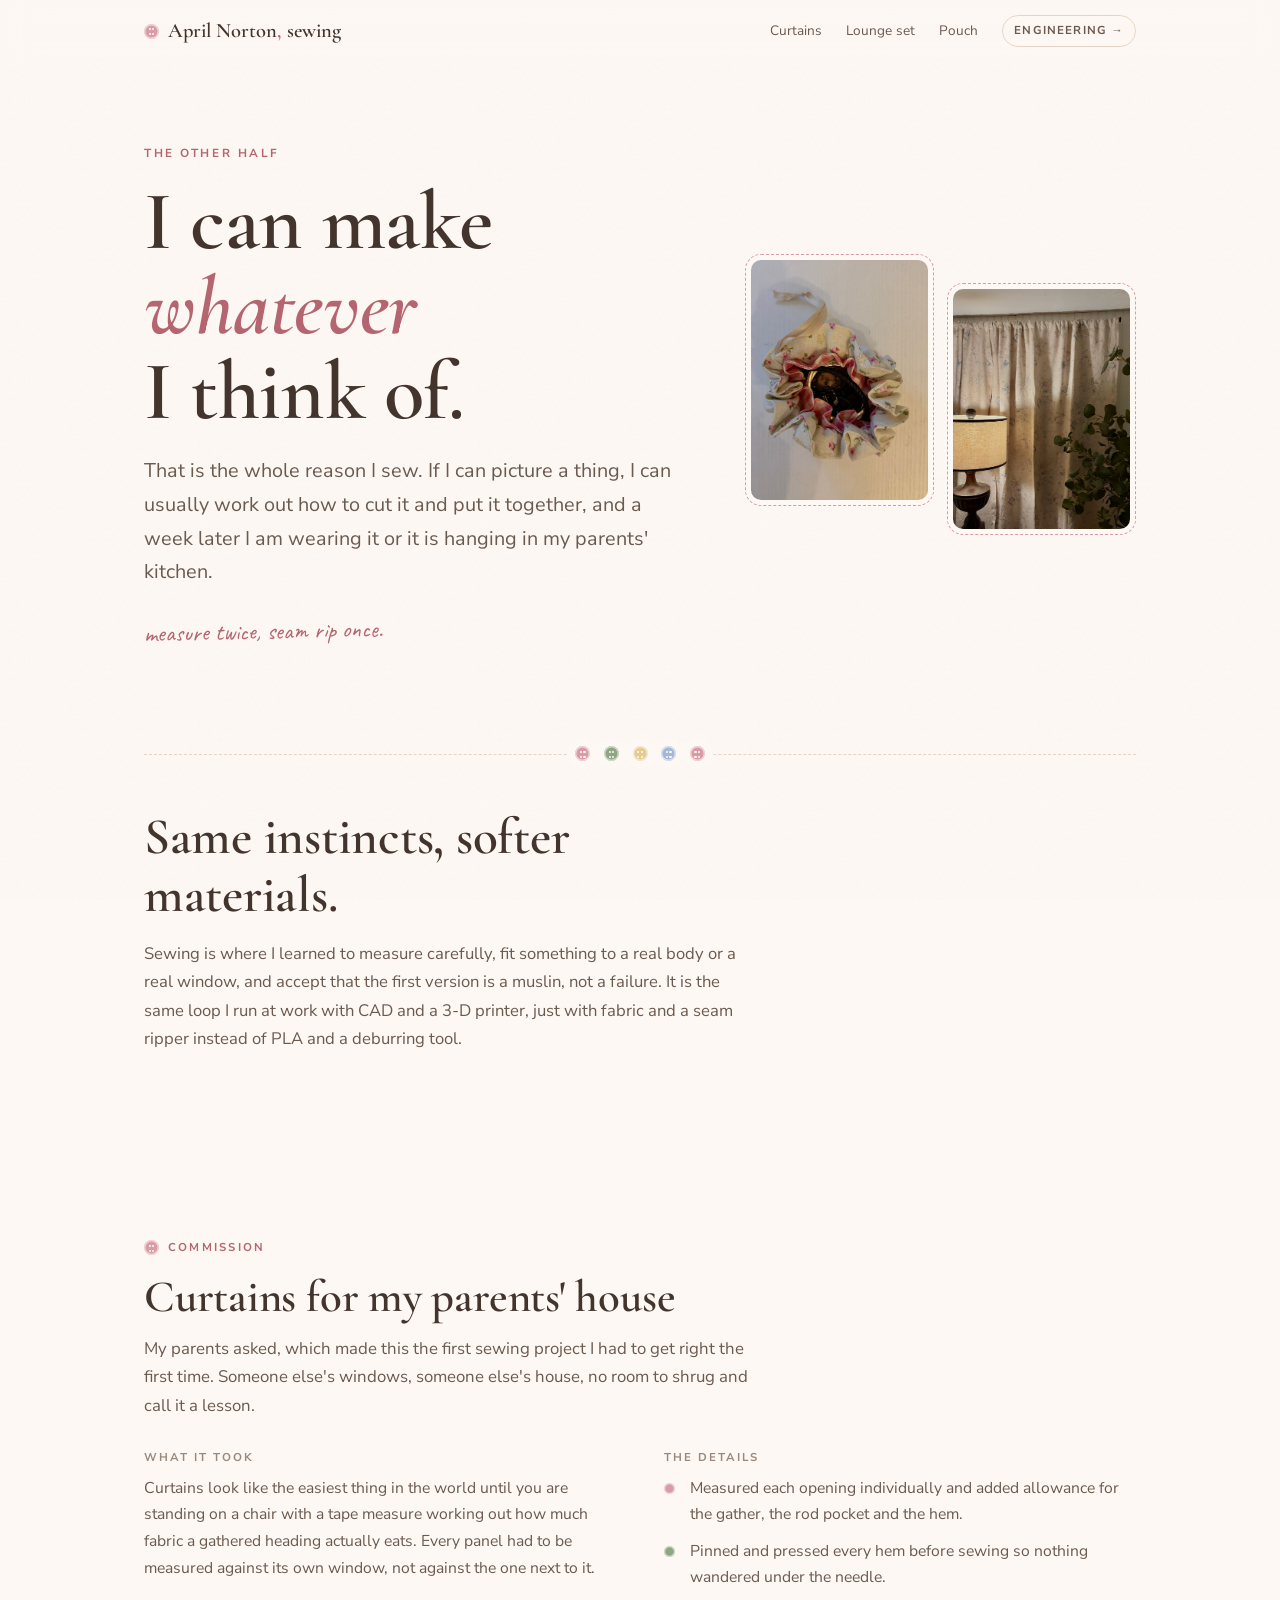
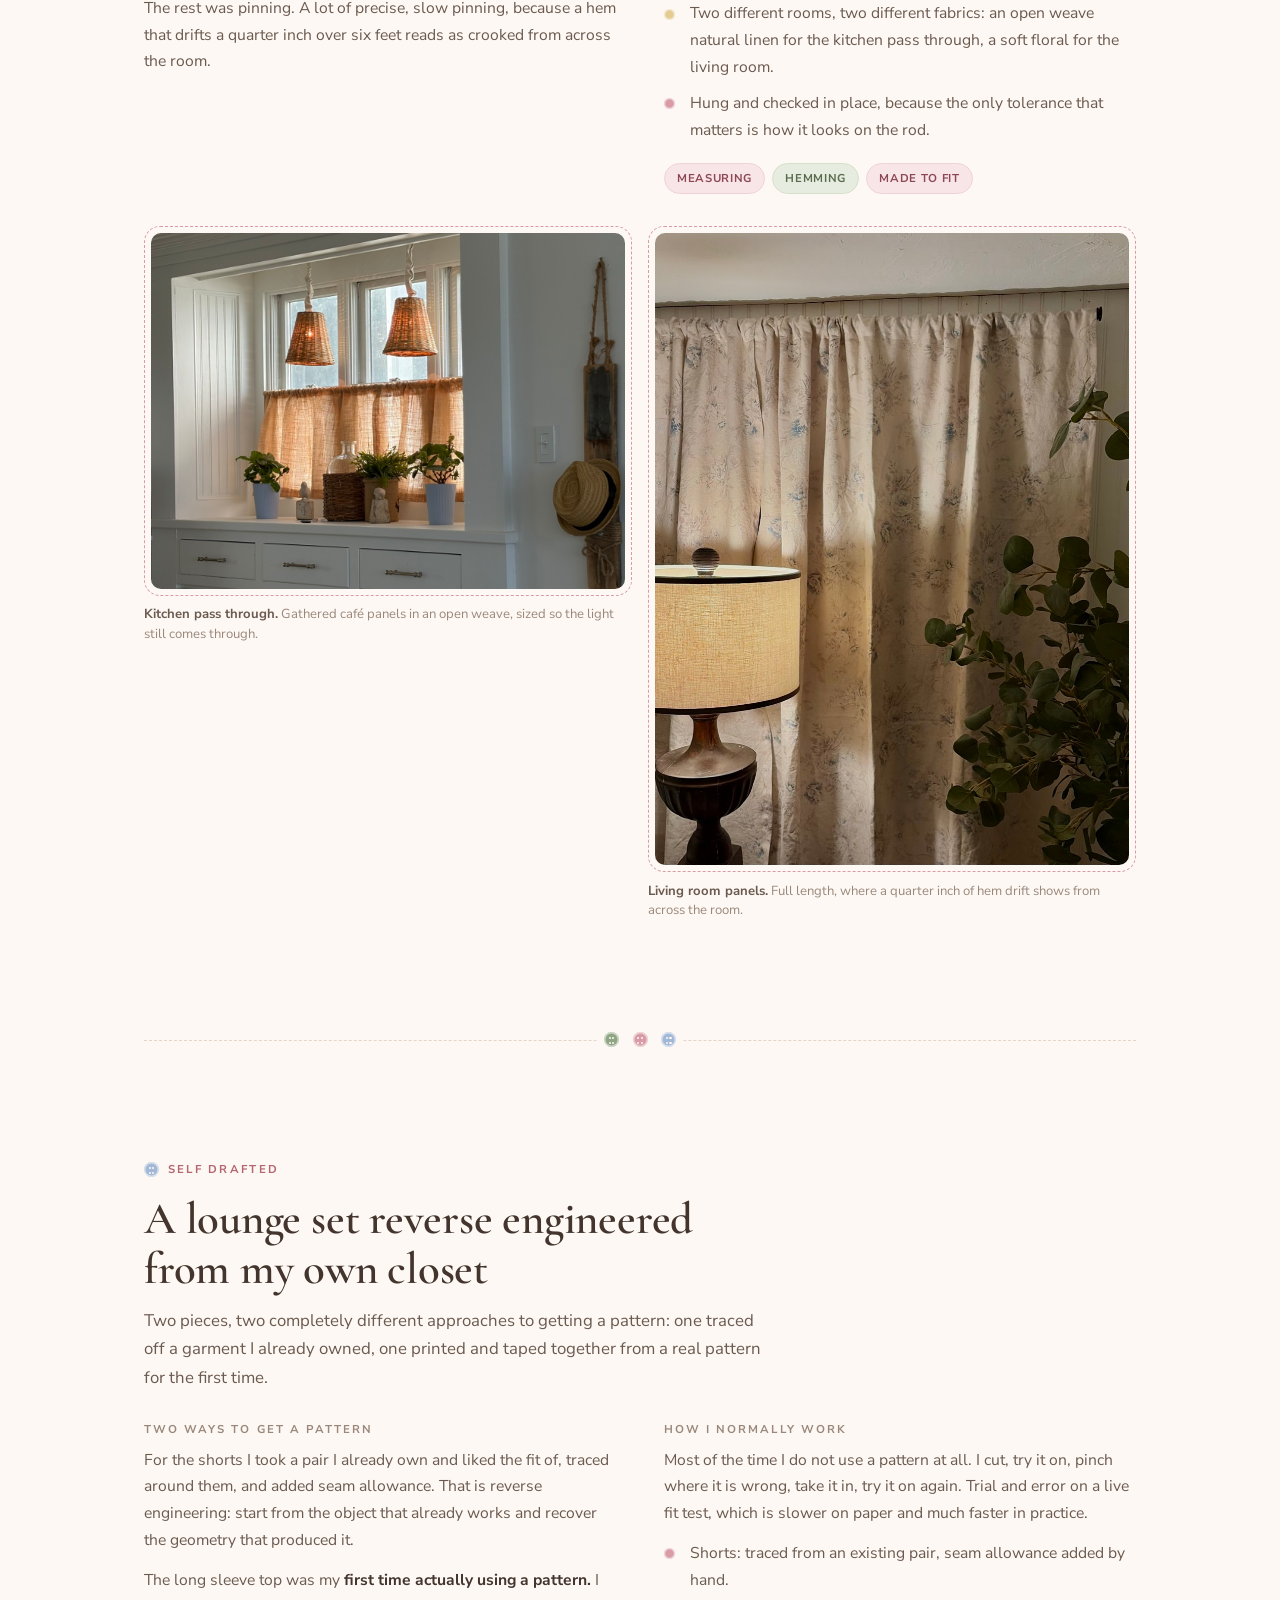
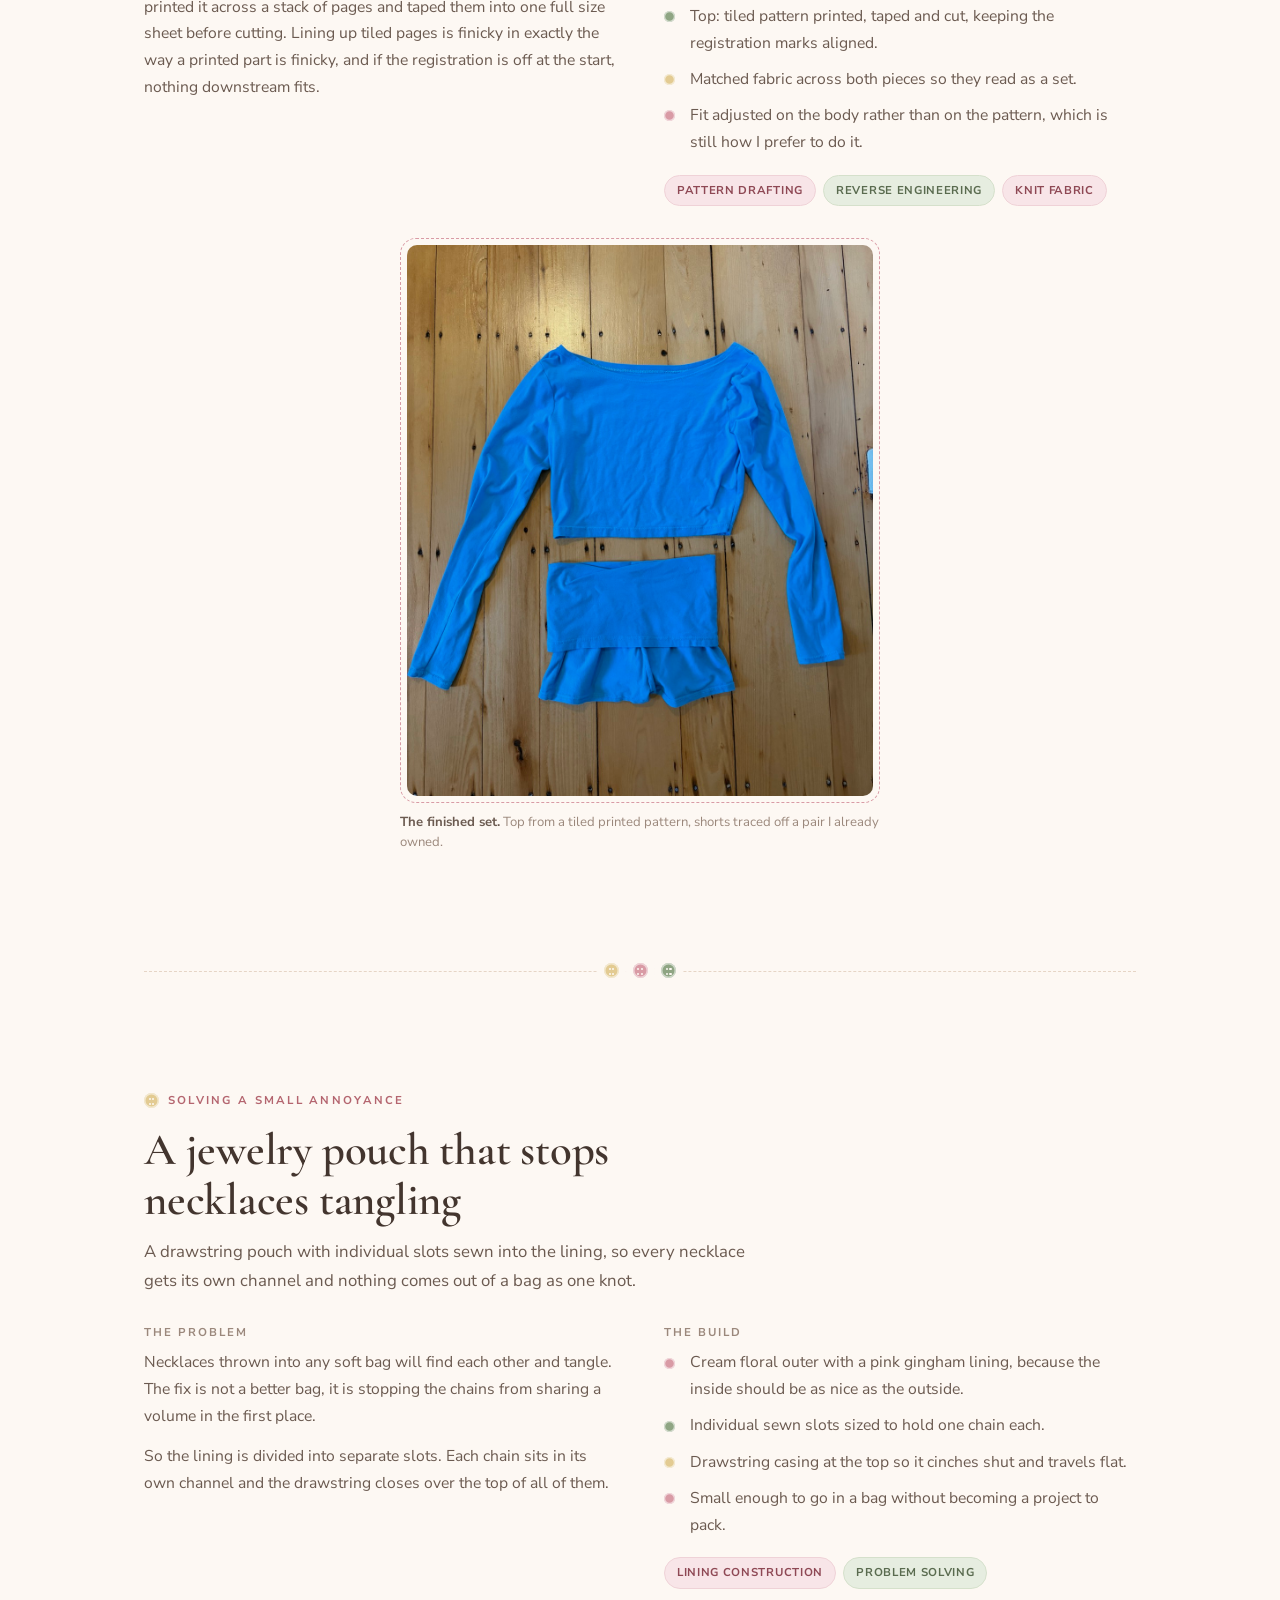
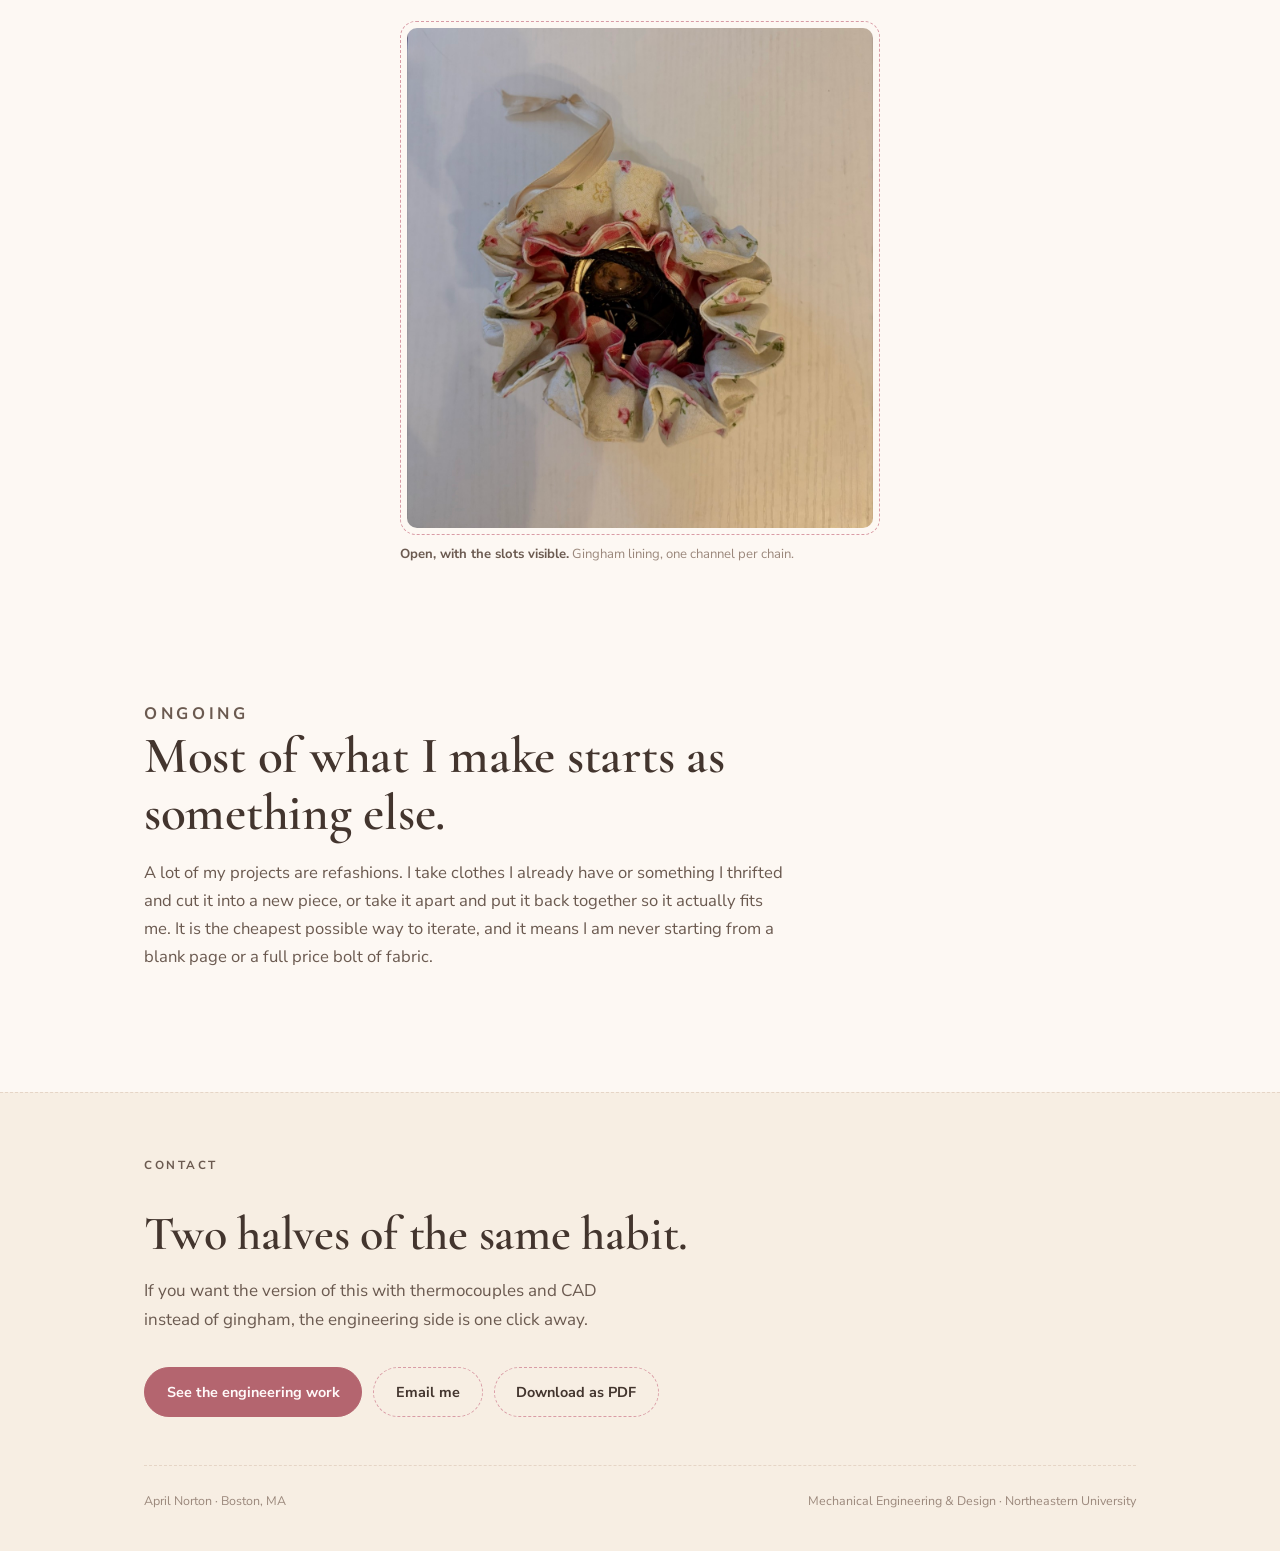
<file: sewing.html>
<!DOCTYPE html>
<html lang="en">
<head>
<meta charset="utf-8">
<meta name="viewport" content="width=device-width, initial-scale=1">
<title>April Norton, Sewing</title>
<meta name="description" content="Sewing and garment work by April Norton: curtains, a self-drafted lounge set, refashioned thrifted clothing, and a slotted jewelry pouch.">
<meta name="author" content="April Norton">

<meta property="og:title" content="April Norton, Sewing">
<meta property="og:description" content="Curtains, a self-drafted lounge set, and small made things. The other half of how I design.">
<meta property="og:type" content="website">
<meta property="og:image" content="images/sew-jewelry-pouch.jpg">

<link rel="preconnect" href="https://fonts.googleapis.com">
<link rel="preconnect" href="https://fonts.gstatic.com" crossorigin>
<link href="https://fonts.googleapis.com/css2?family=Cormorant+Garamond:ital,wght@0,400;0,600;0,700;1,400;1,600&family=Nunito+Sans:wght@400;600;700&family=Caveat:wght@500;600&display=swap" rel="stylesheet">
<link rel="stylesheet" href="sewing.css">
<script>
  document.documentElement.className += ' js';
  setTimeout(function () {
    document.querySelectorAll('.rv:not(.in)').forEach(function (n) { n.classList.add('in'); });
  }, 2500);
</script>
<link rel="icon" href="data:image/svg+xml,%3Csvg xmlns='http://www.w3.org/2000/svg' viewBox='0 0 100 100'%3E%3Crect width='100' height='100' rx='30' fill='%23B4656F'/%3E%3Ccircle cx='50' cy='50' r='26' fill='none' stroke='%23FDF8F3' stroke-width='5'/%3E%3Ccircle cx='41' cy='41' r='5' fill='%23FDF8F3'/%3E%3Ccircle cx='59' cy='41' r='5' fill='%23FDF8F3'/%3E%3Ccircle cx='41' cy='59' r='5' fill='%23FDF8F3'/%3E%3Ccircle cx='59' cy='59' r='5' fill='%23FDF8F3'/%3E%3C/svg%3E">
</head>
<body>

<a class="skip" href="#main">Skip to content</a>

<nav class="nav" id="nav">
  <div class="nav-in">
    <a class="brand" href="index.html"><span class="btn-dot"></span>April Norton<span>,</span>&#160;sewing</a>
    <div class="nav-links">
      <a href="#curtains">Curtains</a>
      <a href="#lounge">Lounge set</a>
      <a href="#pouch">Pouch</a>
      <a class="cross" href="index.html">Engineering &#8594;</a>
    </div>
  </div>
</nav>

<main id="main">

<!-- ============ HERO ============ -->
<header class="hero" id="top">
  <div class="wrap">
    <div class="hero-grid">
      <div>
        <p class="eyebrow">The other half</p>
        <h1>I can make<br><em>whatever</em><br>I think of.</h1>
        <p class="hero-lede">
          That is the whole reason I sew. If I can picture a thing, I can usually work out
          how to cut it and put it together, and a week later I am wearing it or it is
          hanging in my parents' kitchen.
        </p>
        <p class="hero-note">measure twice, seam rip once.</p>
      </div>

      <div class="hero-collage">
        <figure class="a"><img src="images/sew-jewelry-pouch.jpg" alt="A drawstring jewelry pouch in cream floral cotton with a pink gingham lining, open to show jewelry inside." loading="lazy"></figure>
        <figure class="b"><img src="images/sew-curtains-floral.jpg" alt="Floor length floral curtains hanging beside a lamp and a eucalyptus branch." loading="lazy"></figure>
      </div>
    </div>
  </div>
</header>

<div class="wrap">
  <div class="buttons-rule" aria-hidden="true">
    <span class="btn-dot"></span>
    <span class="btn-dot sage"></span>
    <span class="btn-dot butter"></span>
    <span class="btn-dot corn"></span>
    <span class="btn-dot"></span>
  </div>
</div>

<!-- ============ INTRO ============ -->
<section class="section" style="padding-top:0">
  <div class="wrap">
    <div class="section-head rv">
      <h2>Same instincts, softer materials.</h2>
      <p>
        Sewing is where I learned to measure carefully, fit something to a real body or a real
        window, and accept that the first version is a muslin, not a failure. It is the same
        loop I run at work with CAD and a 3-D printer, just with fabric and a seam ripper
        instead of PLA and a deburring tool.
      </p>
    </div>
  </div>
</section>

<!-- ============ CURTAINS ============ -->
<article class="project" id="curtains">
  <div class="wrap">
    <div class="p-head rv">
      <div class="p-kicker">
        <span class="btn-dot"></span>
        <span class="label">Commission</span>
      </div>
      <h2 class="p-title">Curtains for my parents' house</h2>
      <p class="p-sub">
        My parents asked, which made this the first sewing project I had to get right the
        first time. Someone else's windows, someone else's house, no room to shrug and call
        it a lesson.
      </p>
    </div>

    <div class="p-body rv">
      <div class="block">
        <h4>What it took</h4>
        <p>
          Curtains look like the easiest thing in the world until you are standing on a chair
          with a tape measure working out how much fabric a gathered heading actually eats.
          Every panel had to be measured against its own window, not against the one next to it.
        </p>
        <p>
          The rest was pinning. A lot of precise, slow pinning, because a hem that drifts a
          quarter inch over six feet reads as crooked from across the room.
        </p>
      </div>
      <div class="block">
        <h4>The details</h4>
        <ul>
          <li>Measured each opening individually and added allowance for the gather, the rod pocket and the hem.</li>
          <li>Pinned and pressed every hem before sewing so nothing wandered under the needle.</li>
          <li>Two different rooms, two different fabrics: an open weave natural linen for the kitchen pass through, a soft floral for the living room.</li>
          <li>Hung and checked in place, because the only tolerance that matters is how it looks on the rod.</li>
        </ul>
        <div class="tags">
          <span class="tag">Measuring</span>
          <span class="tag sage">Hemming</span>
          <span class="tag">Made to fit</span>
        </div>
      </div>
    </div>

    <div class="gal gal-2 rv">
      <figure class="shot">
        <button data-full="images/sew-curtains-cafe.jpg" data-cap="<b>Kitchen pass through.</b> Short café panels in an open weave natural fabric, gathered onto a rod so the light still comes through.">
          <img src="images/sew-curtains-cafe.jpg" alt="Short natural linen café curtains gathered on a rod across a kitchen pass through window, with plants on the sill." loading="lazy">
        </button>
        <figcaption><b>Kitchen pass through.</b> Gathered café panels in an open weave, sized so the light still comes through.</figcaption>
      </figure>
      <figure class="shot tall">
        <button data-full="images/sew-curtains-floral.jpg" data-cap="<b>Living room panels.</b> Full length floral curtains. The hem is the tell on a project this size: a quarter inch of drift over six feet is visible from across the room.">
          <img src="images/sew-curtains-floral.jpg" alt="Full length floral curtains hanging to the floor beside a table lamp and a eucalyptus branch." loading="lazy">
        </button>
        <figcaption><b>Living room panels.</b> Full length, where a quarter inch of hem drift shows from across the room.</figcaption>
      </figure>
    </div>
  </div>
</article>

<div class="wrap">
  <div class="buttons-rule" aria-hidden="true">
    <span class="btn-dot sage"></span>
    <span class="btn-dot"></span>
    <span class="btn-dot corn"></span>
  </div>
</div>

<!-- ============ LOUNGE SET ============ -->
<article class="project" id="lounge">
  <div class="wrap">
    <div class="p-head rv">
      <div class="p-kicker">
        <span class="btn-dot corn"></span>
        <span class="label">Self drafted</span>
      </div>
      <h2 class="p-title">A lounge set reverse engineered from my own closet</h2>
      <p class="p-sub">
        Two pieces, two completely different approaches to getting a pattern: one traced off
        a garment I already owned, one printed and taped together from a real pattern for the
        first time.
      </p>
    </div>

    <div class="p-body rv">
      <div class="block">
        <h4>Two ways to get a pattern</h4>
        <p>
          For the shorts I took a pair I already own and liked the fit of, traced around them,
          and added seam allowance. That is reverse engineering: start from the object that
          already works and recover the geometry that produced it.
        </p>
        <p>
          The long sleeve top was my <strong>first time actually using a pattern.</strong> I printed
          it across a stack of pages and taped them into one full size sheet before cutting.
          Lining up tiled pages is finicky in exactly the way a printed part is finicky, and
          if the registration is off at the start, nothing downstream fits.
        </p>
      </div>
      <div class="block">
        <h4>How I normally work</h4>
        <p>
          Most of the time I do not use a pattern at all. I cut, try it on, pinch where it is
          wrong, take it in, try it on again. Trial and error on a live fit test, which is slower
          on paper and much faster in practice.
        </p>
        <ul>
          <li>Shorts: traced from an existing pair, seam allowance added by hand.</li>
          <li>Top: tiled pattern printed, taped and cut, keeping the registration marks aligned.</li>
          <li>Matched fabric across both pieces so they read as a set.</li>
          <li>Fit adjusted on the body rather than on the pattern, which is still how I prefer to do it.</li>
        </ul>
        <div class="tags">
          <span class="tag">Pattern drafting</span>
          <span class="tag sage">Reverse engineering</span>
          <span class="tag">Knit fabric</span>
        </div>
      </div>
    </div>

    <div class="gal single rv">
      <figure class="shot natural">
        <button data-full="images/sew-lounge-set.jpg" data-cap="<b>The finished set.</b> Long sleeve top from a tiled printed pattern, shorts traced from a pair I already owned. Laid flat on the floor, which is where every sewing project gets photographed.">
          <img src="images/sew-lounge-set.jpg" alt="A blue long sleeve cropped top and matching shorts laid flat on a wooden floor." loading="lazy">
        </button>
        <figcaption><b>The finished set.</b> Top from a tiled printed pattern, shorts traced off a pair I already owned.</figcaption>
      </figure>
    </div>
  </div>
</article>

<div class="wrap">
  <div class="buttons-rule" aria-hidden="true">
    <span class="btn-dot butter"></span>
    <span class="btn-dot"></span>
    <span class="btn-dot sage"></span>
  </div>
</div>

<!-- ============ POUCH ============ -->
<article class="project" id="pouch">
  <div class="wrap">
    <div class="p-head rv">
      <div class="p-kicker">
        <span class="btn-dot butter"></span>
        <span class="label">Solving a small annoyance</span>
      </div>
      <h2 class="p-title">A jewelry pouch that stops necklaces tangling</h2>
      <p class="p-sub">
        A drawstring pouch with individual slots sewn into the lining, so every necklace gets
        its own channel and nothing comes out of a bag as one knot.
      </p>
    </div>

    <div class="p-body rv">
      <div class="block">
        <h4>The problem</h4>
        <p>
          Necklaces thrown into any soft bag will find each other and tangle. The fix is not a
          better bag, it is stopping the chains from sharing a volume in the first place.
        </p>
        <p>
          So the lining is divided into separate slots. Each chain sits in its own channel and
          the drawstring closes over the top of all of them.
        </p>
      </div>
      <div class="block">
        <h4>The build</h4>
        <ul>
          <li>Cream floral outer with a pink gingham lining, because the inside should be as nice as the outside.</li>
          <li>Individual sewn slots sized to hold one chain each.</li>
          <li>Drawstring casing at the top so it cinches shut and travels flat.</li>
          <li>Small enough to go in a bag without becoming a project to pack.</li>
        </ul>
        <div class="tags">
          <span class="tag">Lining construction</span>
          <span class="tag sage">Problem solving</span>
        </div>
      </div>
    </div>

    <div class="gal single rv">
      <figure class="shot natural">
        <button data-full="images/sew-jewelry-pouch.jpg" data-cap="<b>Open, with the slots visible.</b> Cream floral outer, pink gingham lining, and individual channels so each necklace is kept apart from the others.">
          <img src="images/sew-jewelry-pouch.jpg" alt="An open drawstring pouch in cream floral fabric with pink gingham lining, jewelry visible in the slots inside." loading="lazy">
        </button>
        <figcaption><b>Open, with the slots visible.</b> Gingham lining, one channel per chain.</figcaption>
      </figure>
    </div>
  </div>
</article>

<!-- ============ CLOSING ============ -->
<section class="section" id="more">
  <div class="wrap">
    <div class="section-head rv" style="max-width:64ch">
      <p class="eyebrow">Ongoing</p>
      <h2>Most of what I make starts as something else.</h2>
      <p>
        A lot of my projects are refashions. I take clothes I already have or something I
        thrifted and cut it into a new piece, or take it apart and put it back together so it
        actually fits me. It is the cheapest possible way to iterate, and it means I am never
        starting from a blank page or a full price bolt of fabric.
      </p>
    </div>
  </div>
</section>

</main>

<!-- ============ FOOTER ============ -->
<footer class="foot" id="contact">
  <div class="wrap">
    <p class="eyebrow rv">Contact</p>
    <h2 class="rv">Two halves of the same habit.</h2>
    <p class="rv">
      If you want the version of this with thermocouples and CAD instead of gingham,
      the engineering side is one click away.
    </p>
    <div class="foot-links rv">
      <a class="btn" href="index.html">See the engineering work</a>
      <a class="btn ghost" href="mailto:norton.ap@northeastern.edu">Email me</a>
      <a class="btn ghost" href="April-Norton-Portfolio.pdf" download>Download as PDF</a>
    </div>
    <div class="foot-base">
      <span>April Norton &#183; Boston, MA</span>
      <span>Mechanical Engineering &amp; Design &#183; Northeastern University</span>
    </div>
  </div>
</footer>

<!-- lightbox -->
<div class="lb" id="lb" role="dialog" aria-modal="true" aria-label="Image viewer">
  <button class="x" id="lbX" aria-label="Close">&#10005;</button>
  <button class="prev" id="lbP" aria-label="Previous image">&#8249;</button>
  <button class="next" id="lbN" aria-label="Next image">&#8250;</button>
  <img id="lbImg" alt="">
  <div class="lb-cap" id="lbCap"></div>
</div>

<script src="main.js"></script>
</body>
</html>
</file>
<file: styles.css>
/* ============================================================
   April Norton, portfolio
   Engineering side: cool paper, graphite ink, indigo signal.
   Deliberately squared and technical, to contrast with the
   soft, rounded sewing page (sewing.css).
   ============================================================ */

:root {
  --paper:        #F8F8F7;
  --paper-deep:   #EFEFED;
  --paper-warm:   #E6E6E3;
  --ink:          #16151A;
  --ink-2:        #474650;
  --ink-3:        #6F6D78;
  --rule:         #E1E0DE;
  --accent:       #7A1E2D;   /* wine */
  --accent-soft:  #A63B4B;
  --accent-wash:  #F6E9EB;
  --steel:        #8C8A93;
  --steel-wash:   #ECECEA;

  --maxw: 1180px;
  --gut: clamp(1.25rem, 5vw, 4rem);

  --display: "Instrument Serif", Georgia, "Times New Roman", serif;
  --sans: "Inter", -apple-system, BlinkMacSystemFont, "Segoe UI", Helvetica, Arial, sans-serif;
  --mono: "JetBrains Mono", ui-monospace, SFMono-Regular, Menlo, monospace;

  --ease: cubic-bezier(.22,.61,.36,1);
  --r: 4px;   /* tight radius: the engineering side is squared off */
}

* { box-sizing: border-box; }

html { scroll-behavior: smooth; }
@media (prefers-reduced-motion: reduce) { html { scroll-behavior: auto; } }

body {
  margin: 0;
  background: var(--paper);
  color: var(--ink);
  font-family: var(--sans);
  font-size: 17px;
  line-height: 1.65;
  -webkit-font-smoothing: antialiased;
  text-rendering: optimizeLegibility;
}

/* faint drafting grid instead of paper grain */
body::before {
  content: "";
  position: fixed;
  inset: 0;
  pointer-events: none;
  z-index: 0;
  opacity: .55;
  background-image:
    linear-gradient(to right, rgba(22,21,26,.035) 1px, transparent 1px),
    linear-gradient(to bottom, rgba(22,21,26,.035) 1px, transparent 1px);
  background-size: 34px 34px;
}

img { max-width: 100%; display: block; }

a { color: inherit; }

.wrap { max-width: var(--maxw); margin: 0 auto; padding: 0 var(--gut); position: relative; z-index: 1; }

h1, h2, h3 { font-family: var(--display); font-weight: 400; line-height: 1.07; letter-spacing: -.012em; margin: 0; }
h4 { font-family: var(--sans); font-weight: 600; line-height: 1.35; letter-spacing: -.005em; margin: 0; }

.eyebrow {
  font-family: var(--mono);
  font-size: .71rem;
  letter-spacing: .18em;
  text-transform: uppercase;
  color: var(--accent);
  margin: 0 0 1rem;
  font-weight: 500;
}

/* ---------------- nav ---------------- */
.nav {
  position: sticky; top: 0; z-index: 60;
  background: rgba(248,248,247,.85);
  backdrop-filter: blur(14px) saturate(1.3);
  -webkit-backdrop-filter: blur(14px) saturate(1.3);
  border-bottom: 1px solid transparent;
  transition: border-color .3s var(--ease), background .3s var(--ease);
}
.nav.stuck { border-bottom-color: var(--rule); }
.nav-in {
  max-width: var(--maxw); margin: 0 auto; padding: .85rem var(--gut);
  display: flex; align-items: center; justify-content: space-between; gap: 1rem;
}
.brand {
  font-family: var(--display); font-size: 1.15rem; font-weight: 400;
  text-decoration: none; letter-spacing: 0;
}
.brand span { color: var(--accent); }
.nav-links { display: flex; gap: 1.5rem; align-items: center; }
.nav-links a {
  text-decoration: none; font-size: .83rem; color: var(--ink-2);
  letter-spacing: .01em; position: relative; padding: .2rem 0;
  transition: color .2s var(--ease);
}
.nav-links a::after {
  content: ""; position: absolute; left: 0; bottom: -1px; height: 1.5px; width: 0;
  background: var(--accent); transition: width .28s var(--ease);
}
.nav-links a:hover { color: var(--ink); }
.nav-links a:hover::after, .nav-links a.active::after { width: 100%; }
.nav-links a.active { color: var(--ink); }

/* the cross-link over to the sewing side */
.nav-links a.cross {
  font-family: var(--mono); font-size: .72rem; letter-spacing: .1em; text-transform: uppercase;
  border: 1px solid var(--rule); padding: .34rem .7rem; border-radius: 999px;
  color: var(--ink-2); transition: border-color .25s var(--ease), color .25s var(--ease), background .25s var(--ease);
}
.nav-links a.cross::after { display: none; }
.nav-links a.cross:hover { border-color: #C9A3AE; color: #A4515F; background: #FBF1F3; }

@media (max-width: 860px) { .nav-links a:not(.cross) { display: none; } }

/* ---------------- hero / about ---------------- */
.hero { padding: clamp(3.5rem, 10vh, 6.5rem) 0 clamp(2rem, 5vh, 3.25rem); }
.hero-grid {
  display: grid; grid-template-columns: 1.45fr .72fr;
  gap: clamp(2rem, 6vw, 4.5rem); align-items: start;
}
@media (max-width: 900px) { .hero-grid { grid-template-columns: 1fr; } }

.hero h1 {
  font-size: clamp(2.7rem, 7.2vw, 5.2rem);
  line-height: 1.0;
  letter-spacing: -.015em;
  margin-bottom: 1.4rem;
}
.hero h1 em { font-style: normal; color: var(--accent); }
.hero-lede { font-size: clamp(1.04rem, 1.8vw, 1.22rem); color: var(--ink-2); max-width: 46ch; line-height: 1.6; }
.hero-lede strong { color: var(--ink); font-weight: 600; }
.hero-lede + .hero-lede { margin-top: 1rem; }

/* portrait */
.portrait-col { display: grid; gap: 1.5rem; }
.portrait {
  border: 1px solid var(--rule); border-radius: var(--r); overflow: hidden;
  background: var(--paper-deep); position: relative;
  max-width: 190px;   /* inset portrait, not a full-column hero image */
}
.portrait img { width: 100%; height: auto; aspect-ratio: 4/5; object-fit: cover; }
/* placeholder shown until a real portrait file is dropped in */
.portrait.empty {
  aspect-ratio: 4/5; display: grid; place-items: center; text-align: center;
  border-style: dashed; border-color: #D5D4D2; padding: 1.5rem;
}
.portrait.empty p {
  font-family: var(--mono); font-size: .72rem; letter-spacing: .08em;
  color: var(--ink-3); margin: 0; line-height: 1.7; text-transform: uppercase;
}

.hero-meta { display: grid; gap: 1.2rem; }
.meta-row { border-top: 1px solid var(--rule); padding-top: .65rem; }
.meta-row dt { font-family: var(--mono); font-size: .67rem; letter-spacing: .15em; text-transform: uppercase; color: var(--ink-3); margin: 0 0 .3rem; }
.meta-row dd { margin: 0; font-size: .91rem; color: var(--ink); line-height: 1.45; }
.meta-row dd a { color: var(--accent); text-decoration: none; border-bottom: 1px solid var(--accent-wash); transition: border-color .2s; }
.meta-row dd a:hover { border-bottom-color: var(--accent); }

/* hero marquee strip of prototypes */
.strip {
  margin-top: clamp(2.5rem, 6vw, 4rem);
  border-top: 1px solid var(--rule); border-bottom: 1px solid var(--rule);
  overflow: hidden; padding: 1.1rem 0; background: var(--paper-deep);
}
.strip-track { display: flex; gap: 1rem; width: max-content; animation: slide 46s linear infinite; }
.strip:hover .strip-track { animation-play-state: paused; }
@keyframes slide { to { transform: translateX(-50%); } }
@media (prefers-reduced-motion: reduce) { .strip-track { animation: none; } }
.strip img {
  height: clamp(96px, 13vw, 150px); width: auto; border-radius: var(--r);
  object-fit: cover; filter: saturate(.9);
}

/* ---------------- sections ---------------- */
.section { padding: clamp(4rem, 10vh, 7rem) 0; }
.section-head { max-width: 62ch; margin-bottom: clamp(2.5rem, 6vw, 4rem); }
.section-head h2 { font-size: clamp(1.9rem, 4.6vw, 2.9rem); margin-bottom: 1.1rem; }
.section-head p { color: var(--ink-2); font-size: 1.04rem; margin: 0; }

.rule { height: 1px; background: var(--rule); border: 0; margin: 0; }

/* ---------------- project ---------------- */
.project { padding: clamp(3.5rem, 9vh, 6rem) 0; border-top: 1px solid var(--rule); }
.project:first-of-type { border-top: 0; }

.p-head { display: grid; grid-template-columns: 5.5rem 1fr; gap: clamp(1.25rem, 4vw, 3rem); align-items: start; margin-bottom: 2.5rem; }
@media (max-width: 700px) { .p-head { grid-template-columns: 1fr; gap: .75rem; } }
.p-num {
  font-family: var(--mono); font-size: .85rem; font-weight: 500; color: var(--accent);
  letter-spacing: .1em; padding-top: .55rem; border-top: 2px solid var(--accent);
  font-variant-numeric: tabular-nums;
}
.p-title { font-size: clamp(1.7rem, 3.8vw, 2.45rem); margin-bottom: .9rem; }
.p-sub { color: var(--ink-2); font-size: 1.04rem; max-width: 58ch; margin: 0 0 1.4rem; }

.tags { display: flex; flex-wrap: wrap; gap: .45rem; }
.tag {
  font-family: var(--mono); font-size: .67rem; letter-spacing: .08em; text-transform: uppercase;
  padding: .32rem .6rem; border-radius: var(--r);
  background: var(--paper-deep); color: var(--ink-2); border: 1px solid var(--rule);
}
.tag.hot { background: var(--accent-wash); border-color: #E3C6CC; color: var(--accent); }

/* body columns */
.p-body { display: grid; grid-template-columns: 1fr 1fr; gap: clamp(1.5rem, 4vw, 3rem); margin-bottom: 2.5rem; }
@media (max-width: 760px) { .p-body { grid-template-columns: 1fr; } }
.block h4 {
  font-family: var(--mono); font-size: .69rem; letter-spacing: .16em; text-transform: uppercase;
  color: var(--ink-3); font-weight: 500; margin-bottom: .6rem;
}
.block p { margin: 0 0 .85rem; color: var(--ink-2); font-size: .97rem; }
.block p:last-child { margin-bottom: 0; }
.block strong { color: var(--ink); font-weight: 600; }
.block ul { margin: 0; padding-left: 1.05rem; color: var(--ink-2); font-size: .97rem; }
.block li { margin-bottom: .45rem; }
.block li::marker { color: var(--accent); }

/* stat row */
.stats { display: grid; grid-template-columns: repeat(auto-fit, minmax(140px, 1fr)); gap: 1px; background: var(--rule); border: 1px solid var(--rule); border-radius: var(--r); overflow: hidden; margin-bottom: 2.5rem; }
.stat { background: var(--paper); padding: 1.2rem 1.25rem; }
.stat-v { font-family: var(--display); font-size: 2rem; font-weight: 400; line-height: 1; color: var(--accent); font-variant-numeric: tabular-nums; letter-spacing: -.01em; }
.stat-v small { font-size: .95rem; opacity: .75; }
.stat-l { font-size: .79rem; color: var(--ink-3); margin-top: .42rem; line-height: 1.35; }

/* ---------------- gallery ---------------- */
.gal { display: grid; gap: .75rem; }
.gal-3 { grid-template-columns: repeat(3, 1fr); }
.gal-2 { grid-template-columns: repeat(2, 1fr); }
.gal-4 { grid-template-columns: repeat(4, 1fr); }
@media (max-width: 760px) { .gal-3, .gal-4 { grid-template-columns: repeat(2, 1fr); } }
@media (max-width: 460px) { .gal-2, .gal-3, .gal-4 { grid-template-columns: 1fr; } }

figure.shot { margin: 0; position: relative; }
figure.shot button {
  display: block; padding: 0; background: none; cursor: zoom-in; width: 100%;
  border-radius: var(--r); overflow: hidden; position: relative; line-height: 0;
  border: 1px solid var(--rule);
}
figure.shot img {
  width: 100%; aspect-ratio: 4/3; object-fit: cover;
  transition: transform .55s var(--ease), filter .4s var(--ease);
  background: var(--paper-deep);
}
figure.shot.tall img { aspect-ratio: 3/4; }
figure.shot.wide img { aspect-ratio: 16/10; }
figure.shot button:hover img { transform: scale(1.035); filter: saturate(1.05); }
figure.shot button:focus-visible { outline: 2px solid var(--accent); outline-offset: 3px; }
figure.shot figcaption { font-size: .79rem; color: var(--ink-3); margin-top: .5rem; line-height: 1.45; }
figure.shot figcaption b { color: var(--ink-2); font-weight: 600; }

/* feature image */
.feature { border-radius: var(--r); overflow: hidden; border: 1px solid var(--rule); margin-bottom: .75rem; }
.feature img { width: 100%; aspect-ratio: 16/9; object-fit: cover; }
.feature.natural img { aspect-ratio: auto; height: auto; object-fit: contain; background: #fff; }

/* ---------------- chart ---------------- */
.chart-card {
  border: 1px solid var(--rule); border-radius: var(--r); background: var(--paper);
  padding: clamp(1.25rem, 3vw, 1.9rem); margin-bottom: .75rem;
}
.chart-head { margin-bottom: 1.1rem; }
.chart-head h4 { font-family: var(--display); font-weight: 400; font-size: 1.24rem; letter-spacing: -.01em; color: var(--ink); margin-bottom: .3rem; text-transform: none; }
.chart-head p { font-size: .86rem; color: var(--ink-3); margin: 0; }
.legend { display: flex; gap: 1.15rem; flex-wrap: wrap; margin-bottom: .9rem; }
.legend span { display: inline-flex; align-items: center; gap: .42rem; font-size: .79rem; color: var(--ink-2); }
.swatch { width: 15px; height: 2.5px; border-radius: 2px; flex: none; }
.chart-wrap { position: relative; }
.chart-wrap svg { width: 100%; height: auto; display: block; overflow: visible; }
.tt {
  position: absolute; pointer-events: none; opacity: 0;
  background: var(--ink); color: var(--paper); border-radius: var(--r);
  padding: .5rem .65rem; font-size: .75rem; line-height: 1.45;
  transition: opacity .13s var(--ease); z-index: 5; white-space: nowrap;
  box-shadow: 0 6px 20px rgba(22,21,26,.25); font-variant-numeric: tabular-nums;
}
.tt b { color: #fff; font-weight: 600; }
.tt i { color: var(--accent-soft); font-style: normal; }

details.tableview { margin-top: 1rem; }
details.tableview summary {
  font-size: .81rem; color: var(--ink-3); cursor: pointer; padding: .35rem 0;
  font-family: var(--mono); letter-spacing: .04em;
}
details.tableview summary:hover { color: var(--accent); }
details.tableview table { width: 100%; border-collapse: collapse; margin-top: .75rem; font-size: .82rem; }
details.tableview th, details.tableview td { text-align: right; padding: .45rem .6rem; border-bottom: 1px solid var(--rule); font-variant-numeric: tabular-nums; }
details.tableview th:first-child, details.tableview td:first-child { text-align: left; }
details.tableview thead th { color: var(--ink-3); font-weight: 500; font-family: var(--mono); font-size: .69rem; letter-spacing: .08em; text-transform: uppercase; }

/* ---------------- also / compact cards ---------------- */
.cards { display: grid; grid-template-columns: repeat(auto-fit, minmax(290px, 1fr)); gap: 1.1rem; }
.card {
  border: 1px solid var(--rule); border-radius: var(--r); padding: 1.5rem;
  background: var(--paper-deep);
  transition: transform .3s var(--ease), box-shadow .3s var(--ease), border-color .3s var(--ease);
}
.card:hover { transform: translateY(-3px); box-shadow: 0 10px 30px rgba(22,21,26,.07); border-color: #D2D0CE; }
.card h3 { font-size: 1.16rem; margin-bottom: .3rem; }
.card .role { font-family: var(--mono); font-size: .69rem; letter-spacing: .1em; text-transform: uppercase; color: var(--accent); margin-bottom: .9rem; }
.card ul { margin: 0 0 1rem; padding-left: 1.05rem; font-size: .9rem; color: var(--ink-2); }
.card li { margin-bottom: .4rem; }
.card li::marker { color: var(--accent-soft); }
.card .when { font-size: .77rem; color: var(--ink-3); border-top: 1px solid var(--rule); padding-top: .7rem; }

/* skills */
.skills { display: grid; grid-template-columns: repeat(auto-fit, minmax(220px, 1fr)); gap: 2rem; }
.skills h4 { font-family: var(--mono); font-size: .69rem; letter-spacing: .16em; text-transform: uppercase; color: var(--ink-3); margin-bottom: .8rem; font-weight: 500; }
.skills p { margin: 0; color: var(--ink-2); font-size: .95rem; line-height: 1.7; }

/* ---------------- sewing teaser band ---------------- */
.teaser {
  border-top: 1px solid var(--rule);
  background: linear-gradient(180deg, var(--paper) 0%, #FBF3F4 100%);
  padding: clamp(3.5rem, 9vh, 5.5rem) 0;
}
.teaser-in { display: grid; grid-template-columns: 1.1fr .9fr; gap: clamp(2rem, 5vw, 4rem); align-items: center; }
@media (max-width: 820px) { .teaser-in { grid-template-columns: 1fr; } }
.teaser .eyebrow { color: #A4515F; }
.teaser h2 { font-size: clamp(1.8rem, 4.2vw, 2.7rem); margin-bottom: 1rem; }
.teaser p { color: var(--ink-2); margin: 0 0 1.8rem; max-width: 46ch; }
.teaser-shots { display: grid; grid-template-columns: repeat(3, 1fr); gap: .6rem; }
.teaser-shots img {
  width: 100%; aspect-ratio: 3/4; object-fit: cover;
  border-radius: 10px; border: 1px solid #E6D3D6;
}
.btn.rose { background: #A4515F; border-color: #A4515F; color: #FFF8F8; }
.btn.rose:hover { background: #8E4351; border-color: #8E4351; }

/* ---------------- footer ---------------- */
.foot { border-top: 1px solid var(--rule); background: var(--paper-deep); padding: clamp(3.5rem, 8vh, 5.5rem) 0 3rem; }
.foot h2 { font-size: clamp(1.9rem, 5vw, 3.1rem); margin-bottom: 1.1rem; }
.foot p { color: var(--ink-2); max-width: 46ch; margin: 0 0 2rem; }
.foot-links { display: flex; flex-wrap: wrap; gap: .7rem; margin-bottom: 3.5rem; }
.btn {
  display: inline-flex; align-items: center; gap: .5rem; text-decoration: none;
  padding: .72rem 1.25rem; border-radius: 999px; font-size: .89rem; font-weight: 500;
  border: 1px solid var(--ink); background: var(--ink); color: var(--paper);
  transition: transform .22s var(--ease), background .22s var(--ease), color .22s var(--ease), border-color .22s var(--ease);
}
.btn:hover { transform: translateY(-2px); background: var(--accent); border-color: var(--accent); }
.btn.ghost { background: none; color: var(--ink); border-color: var(--rule); }
.btn.ghost:hover { background: var(--ink); color: var(--paper); border-color: var(--ink); }
.foot-base { display: flex; justify-content: space-between; gap: 1rem; flex-wrap: wrap; font-size: .77rem; color: var(--ink-3); border-top: 1px solid var(--rule); padding-top: 1.5rem; }

/* ---------------- lightbox ---------------- */
.lb {
  position: fixed; inset: 0; z-index: 200; display: none;
  background: rgba(10,13,18,.95);
  align-items: center; justify-content: center; padding: 2.5rem 1.25rem 4.5rem;
  backdrop-filter: blur(6px); -webkit-backdrop-filter: blur(6px);
}
.lb.open { display: flex; }
.lb img { max-width: 100%; max-height: 100%; object-fit: contain; border-radius: var(--r); }
.lb-cap {
  position: absolute; bottom: 1.5rem; left: 50%; transform: translateX(-50%);
  color: #E2E0DE; font-size: .85rem; text-align: center; max-width: 62ch; padding: 0 1rem; line-height: 1.5;
}
.lb-cap b { color: #fff; }
.lb button {
  position: absolute; background: rgba(255,255,255,.1); border: 1px solid rgba(255,255,255,.22);
  color: #fff; width: 44px; height: 44px; border-radius: 50%; cursor: pointer;
  font-size: 1.1rem; display: grid; place-items: center; transition: background .2s;
}
.lb button:hover { background: rgba(255,255,255,.24); }
.lb .x { top: 1.25rem; right: 1.25rem; }
.lb .prev { left: 1.25rem; top: 50%; transform: translateY(-50%); }
.lb .next { right: 1.25rem; top: 50%; transform: translateY(-50%); }
@media (max-width: 620px) { .lb .prev { left: .5rem; } .lb .next { right: .5rem; } }

/* ---------------- reveal ----------------
   Progressive enhancement: elements are only hidden once the inline head
   script has confirmed JS is running and will reveal them again. Without
   JS, or if main.js fails to load, everything renders normally. */
.js .rv { opacity: 0; transform: translateY(18px); transition: opacity .7s var(--ease), transform .7s var(--ease); }
.js .rv.in { opacity: 1; transform: none; }
@media (prefers-reduced-motion: reduce) {
  .js .rv { opacity: 1; transform: none; transition: none; }
}

::selection { background: var(--accent-wash); color: var(--ink); }
:focus-visible { outline: 2px solid var(--accent); outline-offset: 2px; border-radius: 3px; }

.skip {
  position: absolute; left: -9999px; top: 0; background: var(--ink); color: var(--paper);
  padding: .7rem 1.1rem; z-index: 100; border-radius: 0 0 var(--r) 0; text-decoration: none; font-size: .87rem;
}
.skip:focus { left: 0; }

/* ============================================================
   PRINT  ·  paginated PDF version of the site
   ============================================================ */
@media print {

  /* keep the palette instead of letting the browser flatten it */
  *, *::before, *::after {
    -webkit-print-color-adjust: exact;
    print-color-adjust: exact;
  }

  /* scroll reveals never trigger during a print render, so force them open */
  .js .rv, .rv, .js .rv.in {
    opacity: 1 !important;
    transform: none !important;
    transition: none !important;
  }

  /* screen-only chrome */
  .nav, .strip, .lb, .to-top { display: none !important; }

  @page { size: Letter; margin: 13mm 12mm; }

  html, body { background: #fff !important; }
  body { font-size: 10.5pt; line-height: 1.5; }

  /* one project per page */
  .project { break-before: page; page-break-before: always; }
  .hero    { break-before: avoid;  page-break-before: avoid;
             min-height: 0 !important; padding-top: 0 !important; }
  .foot    { break-before: page; page-break-before: always; }

  /* never split a unit of meaning across a page boundary */
  .p-head, .stats, .stat, .block,
  figure, figure.shot, .feature,
  .hero-grid, .hero-meta {
    break-inside: avoid;
    page-break-inside: avoid;
  }
  h1, h2, h3, h4 { break-after: avoid; page-break-after: avoid; }

  /* keep tall images inside a single page */
  .feature img, .shot img, .portrait img {
    max-height: 165mm;
    width: auto;
    object-fit: contain;
  }
  .feature, .shot { text-align: center; }

  /* Chrome renders print at roughly a 700px viewport, which trips the narrow
     breakpoints and collapses every two-column layout. Restore them so the
     PDF uses the full width of the page. */
  .hero-grid { grid-template-columns: 1.35fr .75fr !important; align-items: start; }
  .p-body    { grid-template-columns: 1fr 1fr !important; }
  .p-head    { grid-template-columns: auto 1fr !important; }
  .teaser-in { grid-template-columns: 1fr 1fr !important; }
  .gal-3     { grid-template-columns: repeat(3, 1fr) !important; }
  .gal-4     { grid-template-columns: repeat(4, 1fr) !important; }
  .p-sub     { max-width: 70ch !important; }
  .nav-links a:not(.cross) { display: inline !important; }
}
</file>
<file: sewing.css>
/* ============================================================
   April Norton, sewing
   The other half of the duality: warm cream, dusty rose, sage,
   gingham and stitched (dashed) edges. Rounded and soft where
   the engineering page is squared and cool.
   ============================================================ */

:root {
  --cream:      #FDF8F3;
  --cream-deep: #F7EEE3;
  --cream-warm: #F2E4D5;
  --ink:        #43352E;
  --ink-2:      #6B5A50;
  --ink-3:      #9B887C;
  --rule:       #E6D5C6;

  --rose:       #B4656F;
  --rose-soft:  #D99BA5;
  --rose-wash:  #F8E5E8;
  --sage:       #8FA583;
  --sage-wash:  #E6EDE0;
  --butter:     #E3CB92;
  --corn:       #A3B8D6;

  --maxw: 1120px;
  --gut: clamp(1.25rem, 5vw, 4rem);

  --display: "Cormorant Garamond", "Iowan Old Style", Georgia, serif;
  --sans: "Nunito Sans", -apple-system, BlinkMacSystemFont, "Segoe UI", Helvetica, Arial, sans-serif;
  --script: "Caveat", "Bradley Hand", cursive;

  --ease: cubic-bezier(.22,.61,.36,1);
  --r: 16px;  /* soft radius: the sewing side is rounded off */
}

* { box-sizing: border-box; }

html { scroll-behavior: smooth; }
@media (prefers-reduced-motion: reduce) { html { scroll-behavior: auto; } }

body {
  margin: 0;
  background: var(--cream);
  color: var(--ink);
  font-family: var(--sans);
  font-size: 17px;
  line-height: 1.7;
  -webkit-font-smoothing: antialiased;
  text-rendering: optimizeLegibility;
}

/* soft linen grain */
body::before {
  content: "";
  position: fixed; inset: 0; pointer-events: none; z-index: 0; opacity: .5;
  background-image: url("data:image/svg+xml,%3Csvg xmlns='http://www.w3.org/2000/svg' width='140' height='140'%3E%3Cfilter id='n'%3E%3CfeTurbulence type='fractalNoise' baseFrequency='.9' numOctaves='3'/%3E%3CfeColorMatrix type='saturate' values='0'/%3E%3C/filter%3E%3Crect width='140' height='140' filter='url(%23n)' opacity='.05'/%3E%3C/svg%3E");
}

img { max-width: 100%; display: block; }
a { color: inherit; }

.wrap { max-width: var(--maxw); margin: 0 auto; padding: 0 var(--gut); position: relative; z-index: 1; }

h1, h2, h3, h4 { font-family: var(--display); font-weight: 600; line-height: 1.12; letter-spacing: -.005em; margin: 0; }

.eyebrow {
  font-family: var(--sans); font-size: .73rem; letter-spacing: .22em;
  text-transform: uppercase; color: var(--rose); margin: 0 0 1rem; font-weight: 700;
}

/* ---- gingham + stitching utilities ---- */
.gingham {
  background-color: var(--cream);
  background-image:
    repeating-linear-gradient(0deg, rgba(180,101,111,.20) 0 14px, transparent 14px 28px),
    repeating-linear-gradient(90deg, rgba(180,101,111,.20) 0 14px, transparent 14px 28px);
}
.gingham.sage {
  background-image:
    repeating-linear-gradient(0deg, rgba(143,165,131,.22) 0 14px, transparent 14px 28px),
    repeating-linear-gradient(90deg, rgba(143,165,131,.22) 0 14px, transparent 14px 28px);
}
.stitch { border: 1.6px dashed var(--rose-soft); }

/* a little four-hole button, drawn once and reused */
.btn-dot {
  display: inline-block; width: 15px; height: 15px; flex: none;
  background: var(--rose-soft); border-radius: 50%;
  box-shadow: inset 0 0 0 1.5px rgba(255,255,255,.55);
  position: relative;
}
.btn-dot::before, .btn-dot::after {
  content: ""; position: absolute; width: 2.4px; height: 2.4px; border-radius: 50%;
  background: var(--cream); top: 4.6px;
}
.btn-dot::before { left: 4.6px; box-shadow: 0 5px 0 var(--cream); }
.btn-dot::after  { right: 4.6px; box-shadow: 0 5px 0 var(--cream); }
.btn-dot.sage { background: var(--sage); }
.btn-dot.butter { background: var(--butter); }
.btn-dot.corn { background: var(--corn); }

/* button row used as a section divider */
.buttons-rule {
  display: flex; align-items: center; justify-content: center; gap: .85rem;
  padding: clamp(2rem, 5vw, 3rem) 0; position: relative;
}
.buttons-rule::before {
  content: ""; position: absolute; left: 0; right: 0; top: 50%;
  border-top: 1.6px dashed var(--rule);
}
.buttons-rule .btn-dot { position: relative; z-index: 1; box-shadow: inset 0 0 0 1.5px rgba(255,255,255,.55), 0 0 0 7px var(--cream); }

/* ---------------- nav ---------------- */
.nav {
  position: sticky; top: 0; z-index: 60;
  background: rgba(253,248,243,.88);
  backdrop-filter: blur(14px) saturate(1.3);
  -webkit-backdrop-filter: blur(14px) saturate(1.3);
  border-bottom: 1.6px dashed transparent;
  transition: border-color .3s var(--ease);
}
.nav.stuck { border-bottom-color: var(--rule); }
.nav-in {
  max-width: var(--maxw); margin: 0 auto; padding: .85rem var(--gut);
  display: flex; align-items: center; justify-content: space-between; gap: 1rem;
}
.brand {
  font-family: var(--display); font-size: 1.28rem; font-weight: 600;
  text-decoration: none; letter-spacing: 0; display: inline-flex; align-items: center;
}
.brand .btn-dot { margin-right: .55rem; }
.brand span { color: var(--rose); }
.nav-links { display: flex; gap: 1.5rem; align-items: center; }
.nav-links a {
  text-decoration: none; font-size: .85rem; color: var(--ink-2);
  position: relative; padding: .2rem 0; transition: color .2s var(--ease);
}
.nav-links a::after {
  content: ""; position: absolute; left: 0; bottom: -2px; height: 0; width: 0;
  border-top: 1.6px dashed var(--rose); transition: width .28s var(--ease);
}
.nav-links a:hover { color: var(--ink); }
.nav-links a:hover::after, .nav-links a.active::after { width: 100%; }

.nav-links a.cross {
  font-size: .72rem; letter-spacing: .1em; text-transform: uppercase; font-weight: 700;
  border: 1px solid var(--rule); padding: .34rem .7rem; border-radius: 999px; color: var(--ink-2);
  transition: border-color .25s var(--ease), color .25s var(--ease), background .25s var(--ease);
}
.nav-links a.cross::after { display: none; }
.nav-links a.cross:hover { border-color: #B9C4CF; color: #3A36C9; background: #EEF0FB; }

@media (max-width: 860px) { .nav-links a:not(.cross) { display: none; } }

/* ---------------- hero ---------------- */
.hero { padding: clamp(3rem, 9vh, 5.5rem) 0 clamp(2rem, 6vh, 3.5rem); }
.hero-grid { display: grid; grid-template-columns: 1.15fr .85fr; gap: clamp(2rem, 6vw, 4.5rem); align-items: center; }
@media (max-width: 880px) { .hero-grid { grid-template-columns: 1fr; } }

.hero h1 { font-size: clamp(2.8rem, 8vw, 5.2rem); line-height: 1.02; margin-bottom: 1.2rem; }
.hero h1 em { font-style: italic; color: var(--rose); }
.hero-lede { font-size: clamp(1.05rem, 1.9vw, 1.24rem); color: var(--ink-2); max-width: 44ch; }
.hero-lede strong { color: var(--ink); font-weight: 700; }
.hero-note {
  font-family: var(--script); font-size: 1.5rem; color: var(--rose);
  margin: 1.5rem 0 0; line-height: 1.3; transform: rotate(-1.2deg);
}

.hero-collage { display: grid; grid-template-columns: 1fr 1fr; gap: .8rem; }
.hero-collage figure { margin: 0; }
.hero-collage img {
  width: 100%; object-fit: cover; border-radius: var(--r);
  border: 1.6px dashed var(--rose-soft); padding: 5px; background: var(--cream);
}
.hero-collage .a img { aspect-ratio: 3/4; }
.hero-collage .b img { aspect-ratio: 3/4; margin-top: 1.8rem; }

/* ---------------- sections ---------------- */
.section { padding: clamp(3rem, 8vh, 5rem) 0; }
.section-head { max-width: 60ch; margin-bottom: clamp(2rem, 5vw, 3rem); }
.section-head h2 { font-size: clamp(2rem, 5vw, 3.2rem); margin-bottom: 1rem; }
.section-head p { color: var(--ink-2); font-size: 1.04rem; margin: 0; }

/* ---------------- project ---------------- */
.project { padding: clamp(2.5rem, 7vh, 4.5rem) 0; }
.p-head { margin-bottom: 2rem; max-width: 62ch; }
.p-kicker { display: inline-flex; align-items: center; gap: .55rem; margin-bottom: .9rem; }
.p-kicker span.label {
  font-size: .71rem; letter-spacing: .2em; text-transform: uppercase;
  color: var(--rose); font-weight: 700;
}
.p-title { font-size: clamp(1.9rem, 4.4vw, 2.8rem); margin-bottom: .8rem; }
.p-sub { color: var(--ink-2); font-size: 1.05rem; margin: 0; }

.p-body { display: grid; grid-template-columns: 1fr 1fr; gap: clamp(1.5rem, 4vw, 3rem); margin-bottom: 2rem; }
@media (max-width: 760px) { .p-body { grid-template-columns: 1fr; } }
.block h4 {
  font-family: var(--sans); font-size: .71rem; letter-spacing: .18em; text-transform: uppercase;
  color: var(--ink-3); font-weight: 700; margin-bottom: .6rem;
}
.block p { margin: 0 0 .85rem; color: var(--ink-2); font-size: .98rem; }
.block p:last-child { margin-bottom: 0; }
.block strong { color: var(--ink); font-weight: 700; }
.block ul { margin: 0; padding-left: 0; list-style: none; color: var(--ink-2); font-size: .98rem; }
.block li { margin-bottom: .6rem; padding-left: 1.6rem; position: relative; }
.block li::before {
  content: ""; position: absolute; left: 0; top: .52em;
  width: 11px; height: 11px; border-radius: 50%; background: var(--rose-soft);
  box-shadow: inset 0 0 0 1.2px rgba(255,255,255,.6);
}
.block li:nth-child(3n+2)::before { background: var(--sage); }
.block li:nth-child(3n+3)::before { background: var(--butter); }

/* tags */
.tags { display: flex; flex-wrap: wrap; gap: .45rem; margin-top: 1.2rem; }
.tag {
  font-size: .71rem; letter-spacing: .06em; text-transform: uppercase; font-weight: 700;
  padding: .32rem .75rem; border-radius: 999px;
  background: var(--rose-wash); color: #8E4854; border: 1px solid #EFD2D7;
}
.tag.sage { background: var(--sage-wash); color: #5A6B4F; border-color: #D5E0CB; }

/* ---------------- gallery ---------------- */
.gal { display: grid; gap: 1rem; }
.gal-2 { grid-template-columns: repeat(2, 1fr); }
.gal-3 { grid-template-columns: repeat(3, 1fr); }
@media (max-width: 760px) { .gal-3 { grid-template-columns: repeat(2, 1fr); } }
@media (max-width: 480px) { .gal-2, .gal-3 { grid-template-columns: 1fr; } }

figure.shot { margin: 0; }
figure.shot button {
  display: block; padding: 6px; background: var(--cream); cursor: zoom-in; width: 100%;
  border-radius: var(--r); overflow: hidden; line-height: 0;
  border: 1.6px dashed var(--rose-soft);
  transition: border-color .3s var(--ease), background .3s var(--ease);
}
figure.shot button:hover { border-color: var(--rose); background: var(--rose-wash); }
figure.shot img {
  width: 100%; aspect-ratio: 4/3; object-fit: cover; border-radius: calc(var(--r) - 6px);
  transition: transform .55s var(--ease);
}
figure.shot.tall img { aspect-ratio: 3/4; }
figure.shot.wide img { aspect-ratio: 16/10; }
/* for garments and objects where the whole frame matters */
.gal.single { max-width: 480px; margin-left: auto; margin-right: auto; }
figure.shot.natural img { aspect-ratio: auto; height: auto; }
figure.shot button:hover img { transform: scale(1.03); }
figure.shot button:focus-visible { outline: 2px solid var(--rose); outline-offset: 3px; }
figure.shot figcaption { font-size: .82rem; color: var(--ink-3); margin-top: .6rem; line-height: 1.5; }
figure.shot figcaption b { color: var(--ink-2); font-weight: 700; }

/* ---------------- closing / footer ---------------- */
.foot { border-top: 1.6px dashed var(--rule); background: var(--cream-deep); padding: clamp(3rem, 7vh, 4.5rem) 0 2.5rem; }
.foot h2 { font-size: clamp(1.9rem, 5vw, 3rem); margin-bottom: 1rem; }
.foot p { color: var(--ink-2); max-width: 48ch; margin: 0 0 2rem; }
.foot-links { display: flex; flex-wrap: wrap; gap: .7rem; margin-bottom: 3rem; }
.btn {
  display: inline-flex; align-items: center; gap: .5rem; text-decoration: none;
  padding: .74rem 1.35rem; border-radius: 999px; font-size: .9rem; font-weight: 700;
  border: 1.6px solid var(--rose); background: var(--rose); color: #FFF9F9;
  transition: transform .22s var(--ease), background .22s var(--ease), color .22s var(--ease);
}
.btn:hover { transform: translateY(-2px); background: #9C525D; border-color: #9C525D; }
.btn.ghost { background: none; color: var(--ink); border: 1.6px dashed var(--rose-soft); }
.btn.ghost:hover { background: var(--rose-wash); color: var(--ink); border-color: var(--rose); }
.foot-base { display: flex; justify-content: space-between; gap: 1rem; flex-wrap: wrap; font-size: .78rem; color: var(--ink-3); border-top: 1.6px dashed var(--rule); padding-top: 1.5rem; }

/* ---------------- lightbox ---------------- */
.lb {
  position: fixed; inset: 0; z-index: 200; display: none;
  background: rgba(67,53,46,.94);
  align-items: center; justify-content: center; padding: 2.5rem 1.25rem 4.5rem;
  backdrop-filter: blur(6px); -webkit-backdrop-filter: blur(6px);
}
.lb.open { display: flex; }
.lb img { max-width: 100%; max-height: 100%; object-fit: contain; border-radius: 10px; }
.lb-cap {
  position: absolute; bottom: 1.5rem; left: 50%; transform: translateX(-50%);
  color: #F3E7DD; font-size: .86rem; text-align: center; max-width: 62ch; padding: 0 1rem; line-height: 1.5;
}
.lb-cap b { color: #fff; }
.lb button {
  position: absolute; background: rgba(255,255,255,.12); border: 1px solid rgba(255,255,255,.25);
  color: #fff; width: 44px; height: 44px; border-radius: 50%; cursor: pointer;
  font-size: 1.1rem; display: grid; place-items: center; transition: background .2s;
}
.lb button:hover { background: rgba(255,255,255,.26); }
.lb .x { top: 1.25rem; right: 1.25rem; }
.lb .prev { left: 1.25rem; top: 50%; transform: translateY(-50%); }
.lb .next { right: 1.25rem; top: 50%; transform: translateY(-50%); }
@media (max-width: 620px) { .lb .prev { left: .5rem; } .lb .next { right: .5rem; } }

/* ---------------- reveal ---------------- */
.js .rv { opacity: 0; transform: translateY(18px); transition: opacity .7s var(--ease), transform .7s var(--ease); }
.js .rv.in { opacity: 1; transform: none; }
@media (prefers-reduced-motion: reduce) { .js .rv { opacity: 1; transform: none; transition: none; } }

::selection { background: var(--rose-wash); color: var(--ink); }
:focus-visible { outline: 2px solid var(--rose); outline-offset: 2px; border-radius: 3px; }

.skip {
  position: absolute; left: -9999px; top: 0; background: var(--ink); color: var(--cream);
  padding: .7rem 1.1rem; z-index: 100; border-radius: 0 0 10px 0; text-decoration: none; font-size: .88rem;
}
.skip:focus { left: 0; }

/* ============================================================
   PRINT  ·  paginated PDF version of the site
   ============================================================ */
@media print {

  /* keep the palette instead of letting the browser flatten it */
  *, *::before, *::after {
    -webkit-print-color-adjust: exact;
    print-color-adjust: exact;
  }

  /* scroll reveals never trigger during a print render, so force them open */
  .js .rv, .rv, .js .rv.in {
    opacity: 1 !important;
    transform: none !important;
    transition: none !important;
  }

  /* screen-only chrome */
  .nav, .strip, .lb, .to-top { display: none !important; }

  @page { size: Letter; margin: 13mm 12mm; }

  html, body { background: #fff !important; }
  body { font-size: 10.5pt; line-height: 1.5; }

  /* one project per page */
  .project { break-before: page; page-break-before: always; }
  .hero    { break-before: avoid;  page-break-before: avoid;
             min-height: 0 !important; padding-top: 0 !important; }
  .foot    { break-before: page; page-break-before: always; }

  /* never split a unit of meaning across a page boundary */
  .p-head, .stats, .stat, .block,
  figure, figure.shot, .feature,
  .hero-grid, .hero-meta {
    break-inside: avoid;
    page-break-inside: avoid;
  }
  h1, h2, h3, h4 { break-after: avoid; page-break-after: avoid; }

  /* keep tall images inside a single page */
  .feature img, .shot img, .portrait img {
    max-height: 165mm;
    width: auto;
    object-fit: contain;
  }
  .feature, .shot { text-align: center; }

  /* Chrome renders print at roughly a 700px viewport, which trips the narrow
     breakpoints and collapses every two-column layout. Restore them so the
     PDF uses the full width of the page. */
  .hero-grid { grid-template-columns: 1.35fr .75fr !important; align-items: start; }
  .p-body    { grid-template-columns: 1fr 1fr !important; }
  .p-head    { grid-template-columns: auto 1fr !important; }
  .teaser-in { grid-template-columns: 1fr 1fr !important; }
  .gal-3     { grid-template-columns: repeat(3, 1fr) !important; }
  .gal-4     { grid-template-columns: repeat(4, 1fr) !important; }
  .p-sub     { max-width: 70ch !important; }
  .nav-links a:not(.cross) { display: inline !important; }
}
</file>
